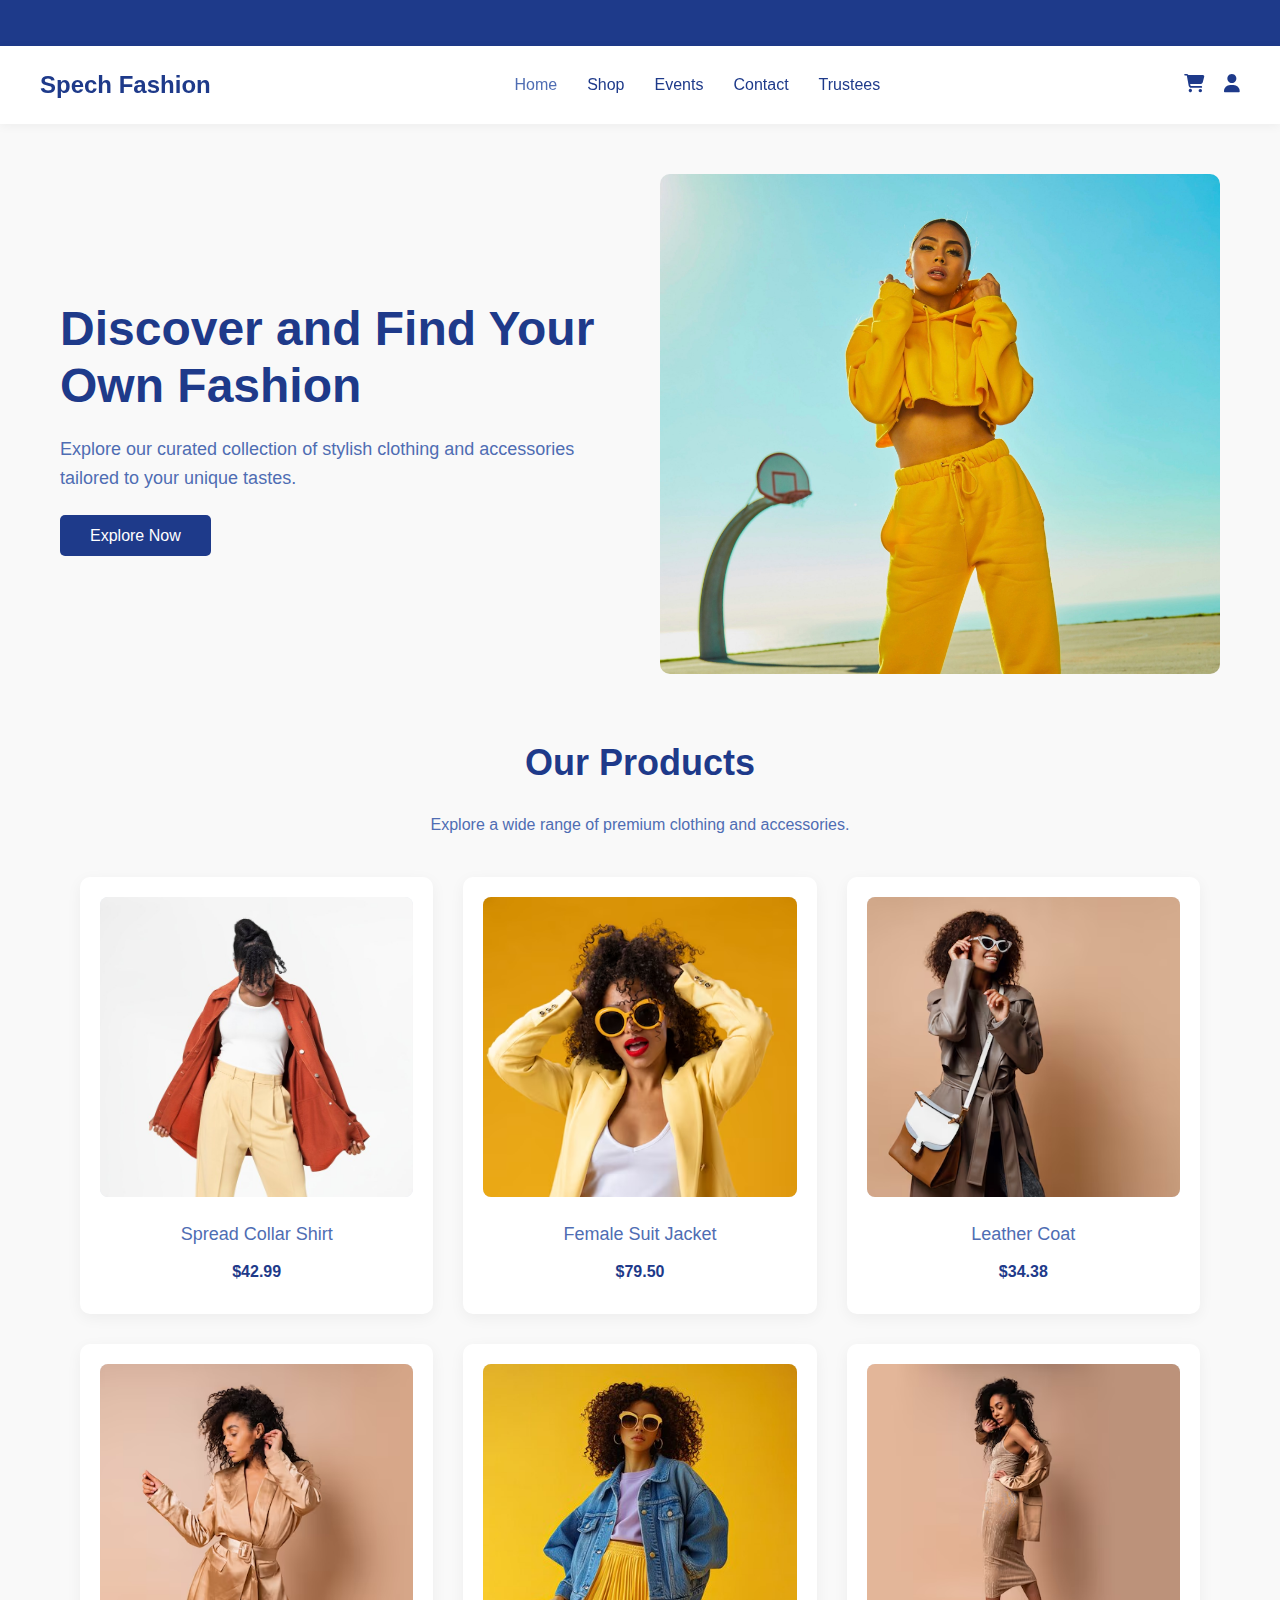
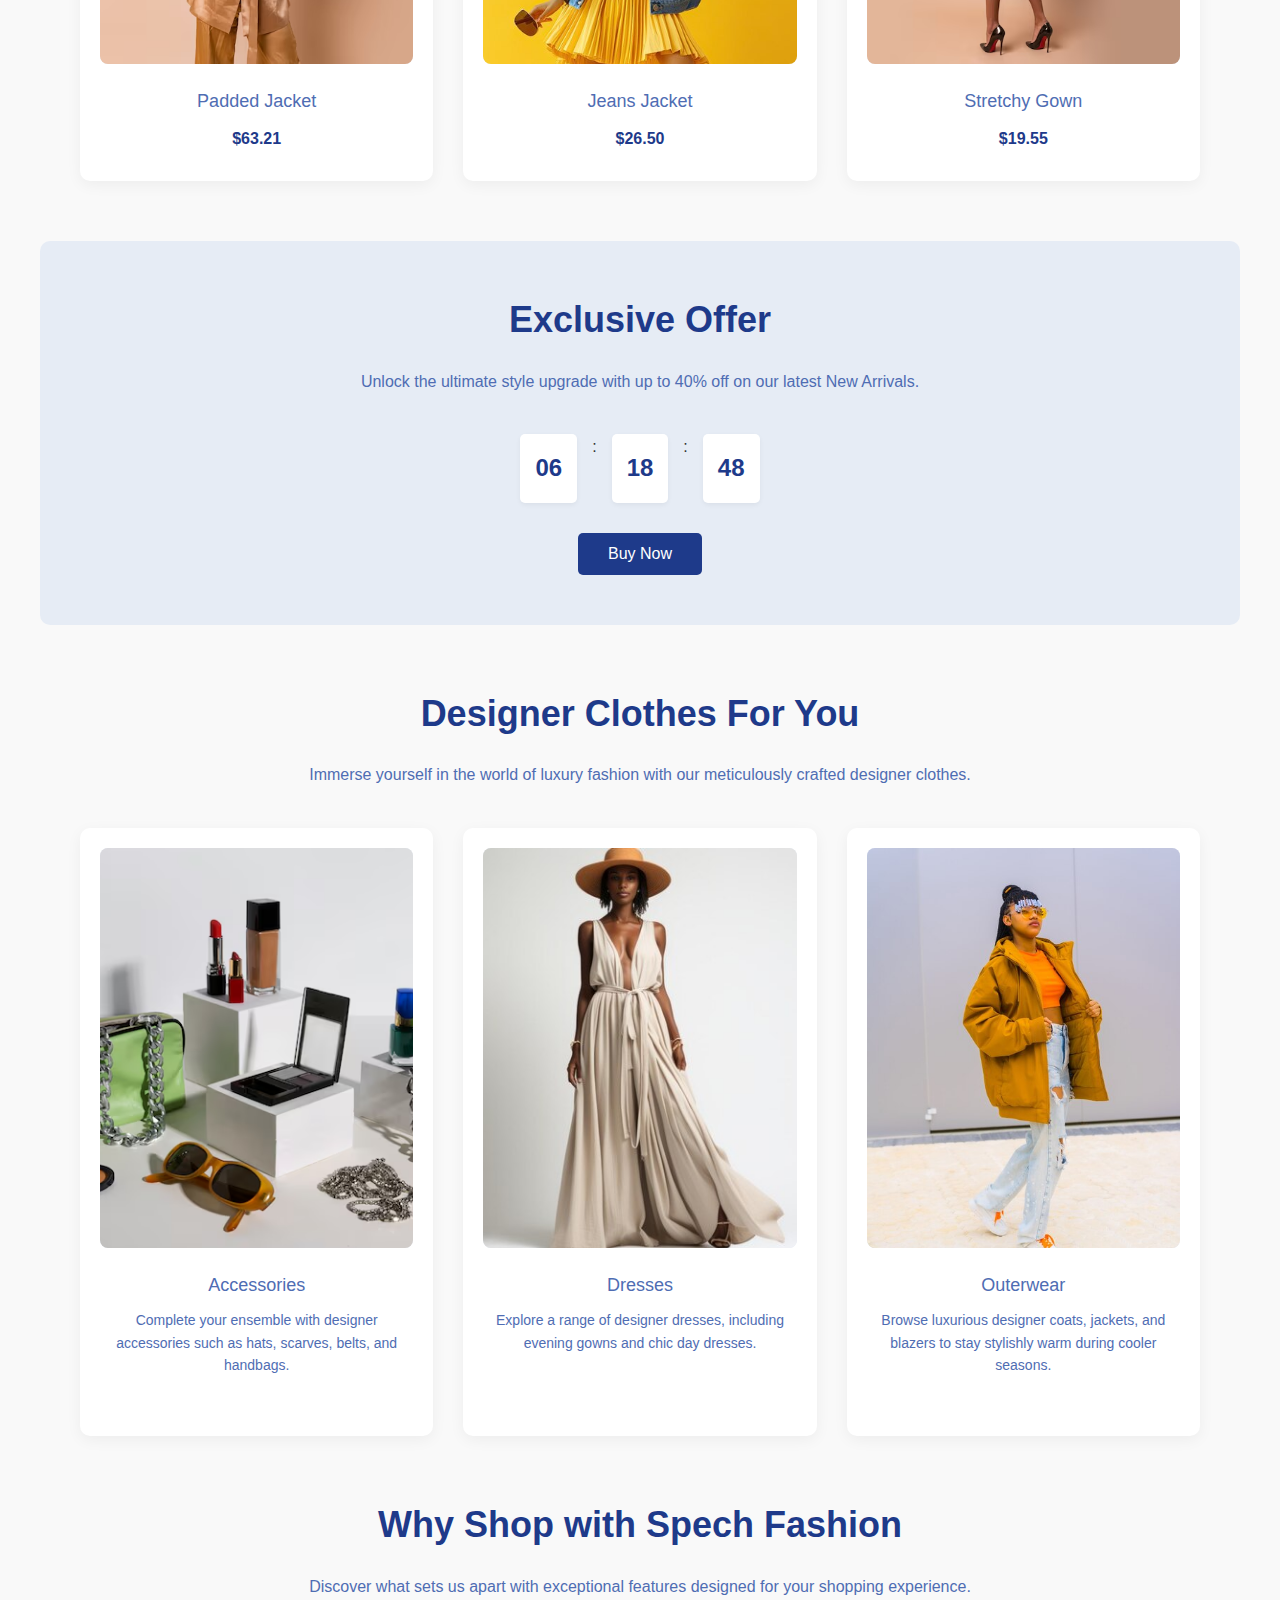
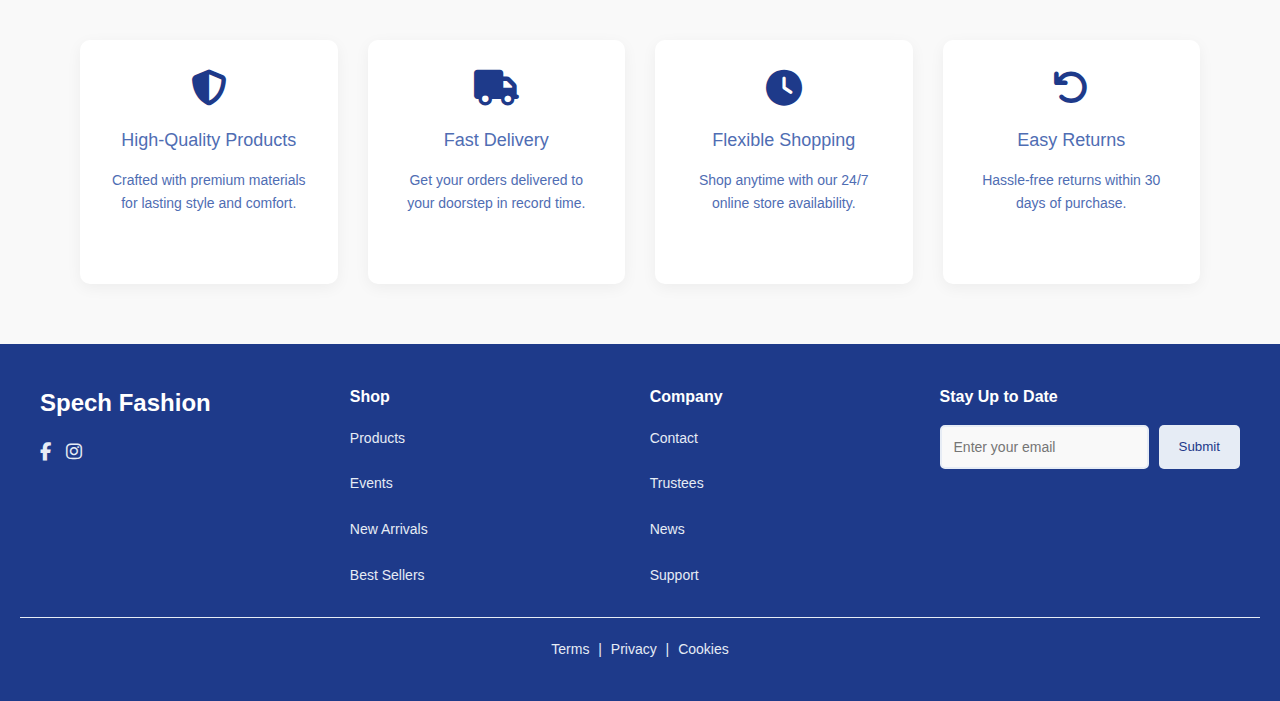
<file: index.html>
<!DOCTYPE html>
<html lang="en">
  <head>
    <meta charset="UTF-8" />
    <meta name="viewport" content="width=device-width, initial-scale=1.0" />
    <title>Spech Fashion - Home</title>
    <meta property="og:title" content="Spech Fashion - Discover Your Style" />
    <meta
      property="og:description"
      content="Explore our curated collection of stylish clothing and accessories tailored to your unique tastes."
    />
    <meta property="og:image" content="https://abbie2005.github.io/fashion-website/images/homepage.png" />
    <meta property="og:url" content="https://abbie2005.github.io/fashion-website" />
    <meta property="og:type" content="website" />
    <link rel="stylesheet" href="./css/styles.css" />
    <link
      rel="stylesheet"
      href="https://cdnjs.cloudflare.com/ajax/libs/font-awesome/6.4.0/css/all.min.css"
    />
  </head>
  <body>
    <!-- Marquee for Upcoming Event -->
    <div class="marquee">
      <div class="marquee-content">
        Upcoming Event: Spring Fashion Sale on March 20, 2025 - Get 20% Off!
      </div>
    </div>

    <!-- Header -->
    <header>
      <nav>
        <div class="hamburger">
          <i class="fas fa-bars"></i>
        </div>
        <a href="index.html" class="logo">Spech Fashion</a>
        <ul class="nav-links">
          <li><a href="index.html" class="active">Home</a></li>
          <li><a href="shop.html">Shop</a></li>
          <li><a href="events.html">Events</a></li>
          <li><a href="contact.html">Contact</a></li>
          <li><a href="trustees.html">Trustees</a></li>
        </ul>
        <div class="nav-icons">
          <a href="cart.html"><i class="fas fa-shopping-cart"></i></a>
          <a href="profile.html"><i class="fas fa-user"></i></a>
        </div>
      </nav>
    </header>

    <!-- Hero Section -->
    <section class="hero">
      <div class="hero-content">
        <h1>Discover and Find Your Own Fashion</h1>
        <p>
          Explore our curated collection of stylish clothing and accessories
          tailored to your unique tastes.
        </p>
        <a href="shop.html" class="explore-btn">Explore Now</a>
      </div>
      <div class="yellow-fashion"></div>
    </section>

    <!-- Our Products Section -->
    <section class="our-products">
      <h2>Our Products</h2>
      <p>Explore a wide range of premium clothing and accessories.</p>
      <div class="product-grid">
        <div class="product-card">
          <img src="images/Fashion 1.jpg" alt="Spread Collar Shirt" />
          <h3>Spread Collar Shirt</h3>
          <p>$42.99</p>
        </div>
        <div class="product-card">
          <img src="images/Fashion 2.avif" alt="Female Suit Jacket" />
          <h3>Female Suit Jacket</h3>
          <p>$79.50</p>
        </div>
        <div class="product-card">
          <img src="images/Fashion 3.avif" alt="Leather Coat" />
          <h3>Leather Coat</h3>
          <p>$34.38</p>
        </div>
        <div class="product-card">
          <img src="images/Fashion 4.avif" alt="Gold Solid Padded Jacket" />
          <h3>Padded Jacket</h3>
          <p>$63.21</p>
        </div>
        <div class="product-card">
          <img src="images/Fashion 5.jpg" alt="Jeans Jacket" />
          <h3>Jeans Jacket</h3>
          <p>$26.50</p>
        </div>
        <div class="product-card">
          <img src="images/Fashion 7.avif" alt="Stretchy gown" />
          <h3>Stretchy Gown</h3>
          <p>$19.55</p>
        </div>
      </div>
    </section>

    <!-- Exclusive Offer Section -->
    <section class="exclusive-offer">
      <div class="offer-content">
        <h2>Exclusive Offer</h2>
        <p>
          Unlock the ultimate style upgrade with up to 40% off on our latest New
          Arrivals.
        </p>
        <div class="timer"><span>06</span>:<span>18</span>:<span>48</span></div>
        <button class="buy-now-btn">Buy Now</button>
      </div>
    </section>

    <!-- Designer Clothes Section -->
    <section class="designer-clothes">
      <h2>Designer Clothes For You</h2>
      <p>
        Immerse yourself in the world of luxury fashion with our meticulously
        crafted designer clothes.
      </p>
      <div class="designer-grid">
        <div class="designer-card">
          <img src="images/fashion accessories.avif" alt="Accessories" />
          <h3>Accessories</h3>
          <p>
            Complete your ensemble with designer accessories such as hats,
            scarves, belts, and handbags.
          </p>
        </div>
        <div class="designer-card">
          <img src="images/fashion dresses.jpg" alt="Dresses" />
          <h3>Dresses</h3>
          <p>
            Explore a range of designer dresses, including evening gowns and
            chic day dresses.
          </p>
        </div>
        <div class="designer-card">
          <img src="images/fashion outwear.jpg" alt="Outerwear" />
          <h3>Outerwear</h3>
          <p>
            Browse luxurious designer coats, jackets, and blazers to stay
            stylishly warm during cooler seasons.
          </p>
        </div>
      </div>
    </section>

    <!-- Why Shop with Us Section -->
    <section class="why-shop-section">
      <h2>Why Shop with Spech Fashion</h2>
      <p>
        Discover what sets us apart with exceptional features designed for your
        shopping experience.
      </p>
      <div class="feature-grid">
        <div class="feature-card">
          <i class="fas fa-shield-alt"></i>
          <h3>High-Quality Products</h3>
          <p>Crafted with premium materials for lasting style and comfort.</p>
        </div>
        <div class="feature-card">
          <i class="fas fa-truck"></i>
          <h3>Fast Delivery</h3>
          <p>Get your orders delivered to your doorstep in record time.</p>
        </div>
        <div class="feature-card">
          <i class="fas fa-clock"></i>
          <h3>Flexible Shopping</h3>
          <p>Shop anytime with our 24/7 online store availability.</p>
        </div>
        <div class="feature-card">
          <i class="fas fa-undo"></i>
          <h3>Easy Returns</h3>
          <p>Hassle-free returns within 30 days of purchase.</p>
        </div>
      </div>
    </section>

    <!-- Footer -->
    <footer>
      <div class="footer-content">
        <div class="footer-brand">
          <h3>Spech Fashion</h3>
          <div class="social-icons">
            <a href="#"><i class="fab fa-facebook-f"></i></a>
            <a href="#"><i class="fab fa-instagram"></i></a>
          </div>
        </div>
        <div class="footer-links">
          <div class="footer-section">
            <h3>Shop</h3>
            <ul>
              <li><a href="shop.html">Products</a></li>
              <li><a href="events.html">Events</a></li>
              <li><a href="shop.html">New Arrivals</a></li>
              <li><a href="shop.html">Best Sellers</a></li>
            </ul>
          </div>
          <div class="footer-section">
            <h3>Company</h3>
            <ul>
              <li><a href="contact.html">Contact</a></li>
              <li><a href="trustees.html">Trustees</a></li>
              <li><a href="#">News</a></li>
              <li><a href="#">Support</a></li>
            </ul>
          </div>
        </div>
        <div class="footer-subscribe">
          <h3>Stay Up to Date</h3>
          <div class="email-subscribe">
            <input type="email" placeholder="Enter your email" />
            <button>Submit</button>
          </div>
        </div>
      </div>
      <div class="footer-bottom">
        <p>
          <a href="#">Terms</a> | <a href="#">Privacy</a> |
          <a href="#">Cookies</a>
        </p>
      </div>
    </footer>

    <script src="./js/main.js"></script>
  </body>
</html>
</file>
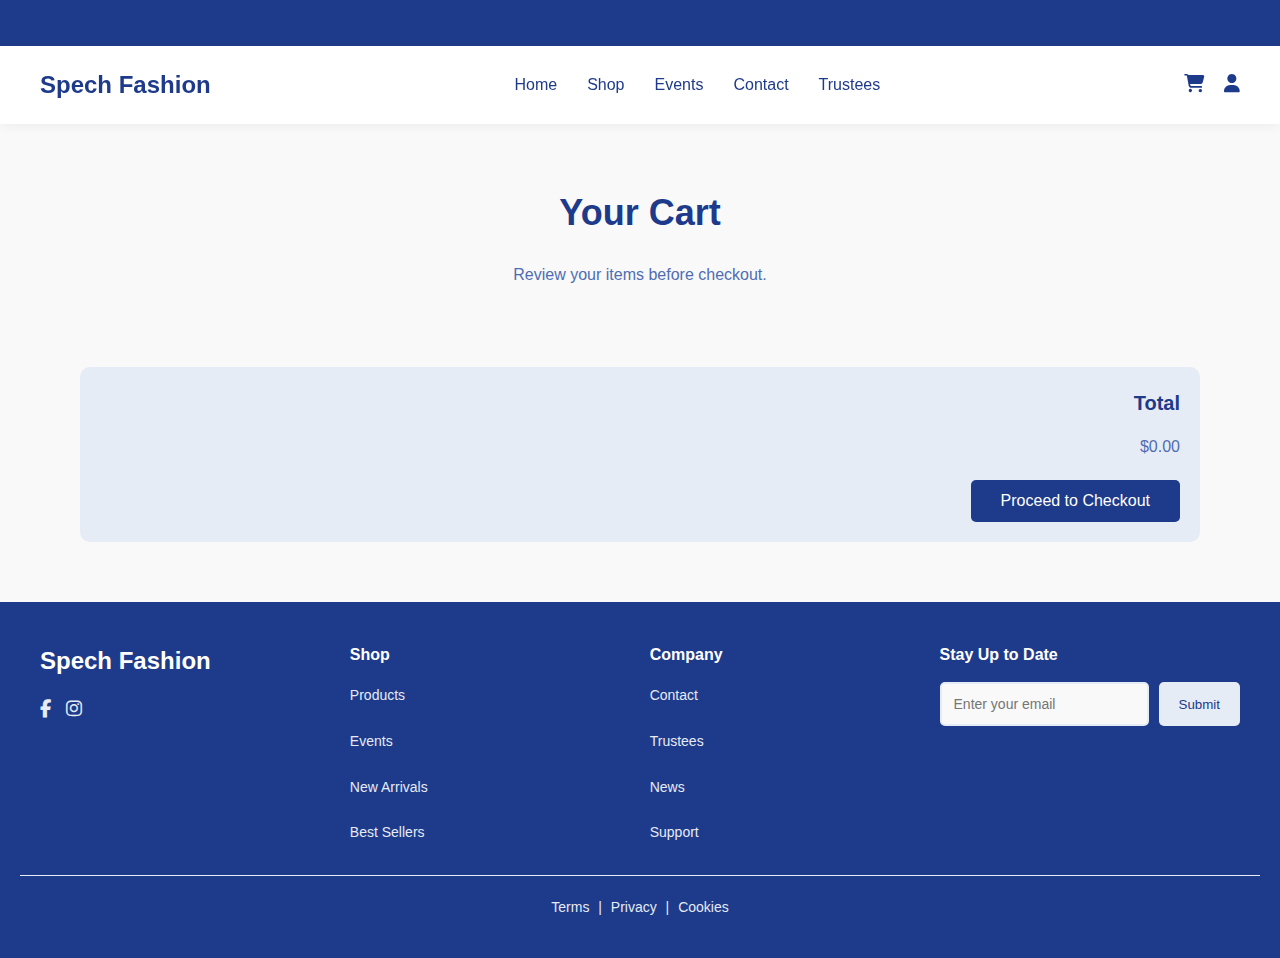
<file: cart.html>
<!DOCTYPE html>
<html lang="en">
  <head>
    <meta charset="UTF-8" />
    <meta name="viewport" content="width=device-width, initial-scale=1.0" />
    <title>Cart - Spech Fashion</title>
    <link rel="stylesheet" href="./css/styles.css" />
    <link
      rel="stylesheet"
      href="https://cdnjs.cloudflare.com/ajax/libs/font-awesome/6.4.0/css/all.min.css"
    />
  </head>
  <body>
    <!-- Marquee -->
    <div class="marquee">
      <div class="marquee-content">
        Upcoming Event: Spring Fashion Sale on March 20, 2025 - Get 20% Off!
      </div>
    </div>

    <!-- Header -->
    <header>
      <nav>
        <div class="hamburger"><i class="fas fa-bars"></i></div>
        <a href="index.html" class="logo">Spech Fashion</a>
        <ul class="nav-links">
          <li><a href="index.html">Home</a></li>
          <li><a href="shop.html">Shop</a></li>
          <li><a href="events.html">Events</a></li>
          <li><a href="contact.html">Contact</a></li>
          <li><a href="trustees.html">Trustees</a></li>
        </ul>
        <div class="nav-icons">
          <a href="cart.html"><i class="fas fa-shopping-cart"></i></a>
          <a href="profile.html"><i class="fas fa-user"></i></a>
        </div>
      </nav>
    </header>

    <!-- Cart Section -->
    <section class="cart-section">
      <h2>Your Cart</h2>
      <p>Review your items before checkout.</p>
      <div class="cart-items"></div>
      <div class="cart-summary">
        <h3>Total</h3>
        <p>$<span>0.00</span></p>
        <button class="checkout-btn">Proceed to Checkout</button>
      </div>
    </section>

    <!-- Footer -->
    <footer>
      <div class="footer-content">
        <div class="footer-brand">
          <h3>Spech Fashion</h3>
          <div class="social-icons">
            <a href="#"><i class="fab fa-facebook-f"></i></a>
            <a href="#"><i class="fab fa-instagram"></i></a>
          </div>
        </div>
        <div class="footer-links">
          <div class="footer-section">
            <h3>Shop</h3>
            <ul>
              <li><a href="shop.html">Products</a></li>
              <li><a href="events.html">Events</a></li>
              <li><a href="shop.html">New Arrivals</a></li>
              <li><a href="shop.html">Best Sellers</a></li>
            </ul>
          </div>
          <div class="footer-section">
            <h3>Company</h3>
            <ul>
              <li><a href="contact.html">Contact</a></li>
              <li><a href="trustees.html">Trustees</a></li>
              <li><a href="#">News</a></li>
              <li><a href="#">Support</a></li>
            </ul>
          </div>
        </div>
        <div class="footer-subscribe">
          <h3>Stay Up to Date</h3>
          <div class="email-subscribe">
            <input type="email" placeholder="Enter your email" />
            <button>Submit</button>
          </div>
        </div>
      </div>
      <div class="footer-bottom">
        <p>
          <a href="#">Terms</a> | <a href="#">Privacy</a> |
          <a href="#">Cookies</a>
        </p>
      </div>
    </footer>

    <script src="./js/main.js"></script>
  </body>
</html>
</file>
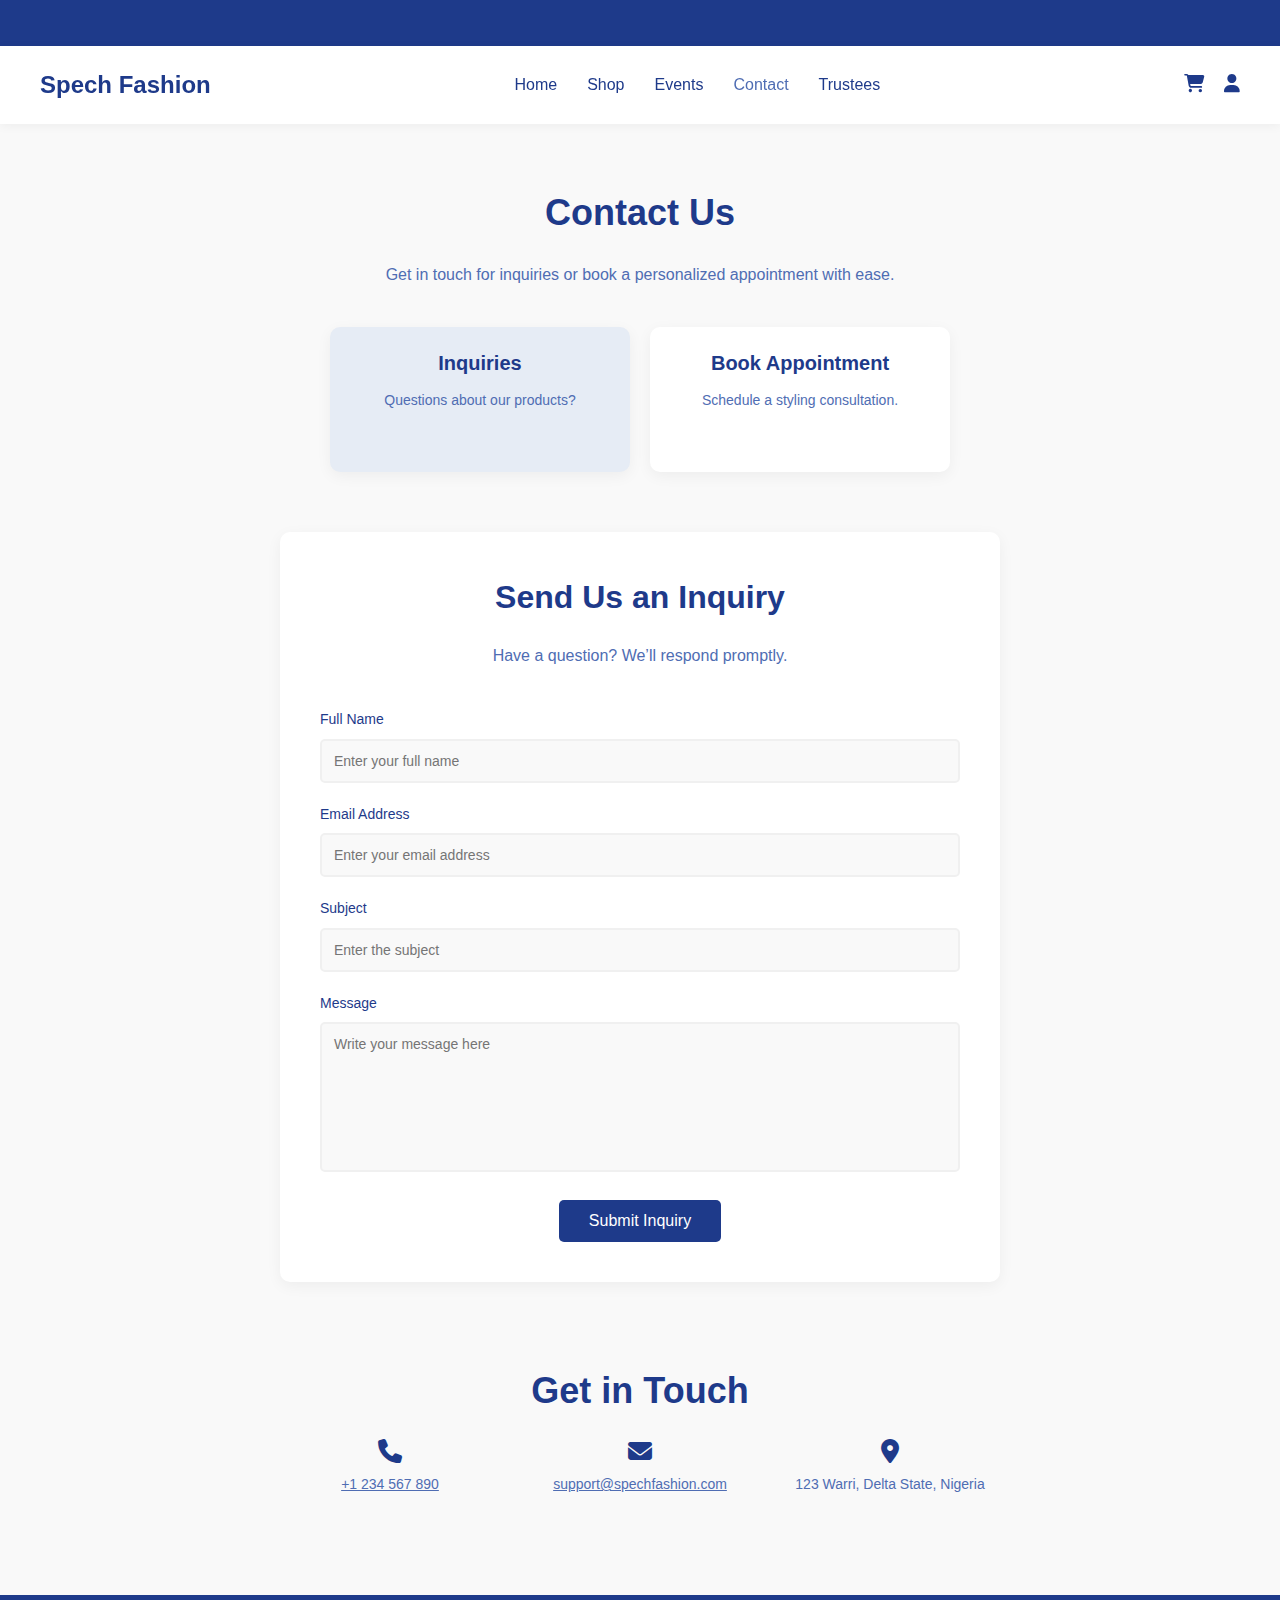
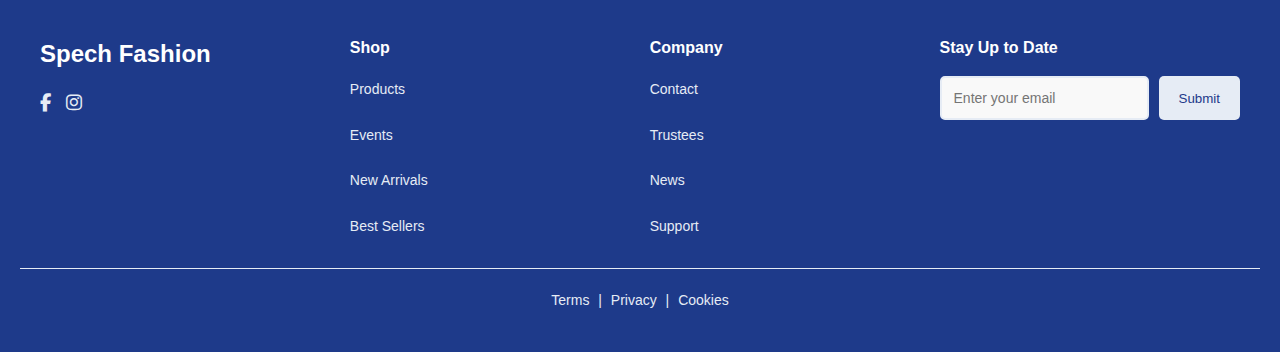
<file: contact.html>
<!DOCTYPE html>
<html lang="en">
  <head>
    <meta charset="UTF-8" />
    <meta name="viewport" content="width=device-width, initial-scale=1.0" />
    <title>Contact Us - Spech Fashion</title>
    <link rel="stylesheet" href="./css/styles.css" />
    <link
      rel="stylesheet"
      href="https://cdnjs.cloudflare.com/ajax/libs/font-awesome/6.4.0/css/all.min.css"
    />
  </head>
  <body>
    <!-- Marquee for Upcoming Event -->
    <div class="marquee">
      <div class="marquee-content">
        Upcoming Event: Spring Fashion Sale on March 20, 2025 - Get 20% Off!
      </div>
    </div>

    <!-- Header -->
    <header>
      <nav>
        <div class="hamburger">
          <i class="fas fa-bars"></i>
        </div>
        <a href="index.html" class="logo">Spech Fashion</a>
        <ul class="nav-links">
          <li><a href="index.html">Home</a></li>
          <li><a href="shop.html">Shop</a></li>
          <li><a href="events.html">Events</a></li>
          <li><a href="contact.html" class="active">Contact</a></li>
          <li><a href="trustees.html">Trustees</a></li>
        </ul>
        <div class="nav-icons">
          <a href="cart.html"><i class="fas fa-shopping-cart"></i></a>
          <a href="profile.html"><i class="fas fa-user"></i></a>
        </div>
      </nav>
    </header>

    <!-- Contact Options Section -->
    <section class="contact-options">
      <h2>Contact Us</h2>
      <p>
        Get in touch for inquiries or book a personalized appointment with ease.
      </p>
      <div class="options-container">
        <div class="option-card active" data-target="inquiries">
          <h3>Inquiries</h3>
          <p>Questions about our products?</p>
        </div>
        <div class="option-card" data-target="appointment">
          <h3>Book Appointment</h3>
          <p>Schedule a styling consultation.</p>
        </div>
      </div>
    </section>

    <!-- Forms Section -->
    <section class="forms-section">
      <div class="form-content active" id="inquiries-form">
        <form class="contact-form inquiry-form" id="inquiry-form">
          <h2>Send Us an Inquiry</h2>
          <p>Have a question? We’ll respond promptly.</p>
          <div class="form-group">
            <label for="name">Full Name</label>
            <input
              type="text"
              id="name"
              name="name"
              placeholder="Enter your full name"
              required
            />
          </div>
          <div class="form-group">
            <label for="email">Email Address</label>
            <input
              type="email"
              id="email"
              name="email"
              placeholder="Enter your email address"
              required
            />
          </div>
          <div class="form-group">
            <label for="subject">Subject</label>
            <input
              type="text"
              id="subject"
              name="subject"
              placeholder="Enter the subject"
              required
            />
          </div>
          <div class="form-group">
            <label for="message">Message</label>
            <textarea
              id="message"
              name="message"
              placeholder="Write your message here"
              required
            ></textarea>
          </div>
          <button type="submit">Submit Inquiry</button>
        </form>
      </div>

      <div class="form-content" id="appointment-form">
        <form class="contact-form appointment-form">
          <h2>Book an Appointment</h2>
          <p>Choose your preferred date and time for a styling session.</p>
          <div class="form-group">
            <label for="app-name">Full Name</label>
            <input
              type="text"
              id="app-name"
              name="app-name"
              placeholder="Enter your full name"
              required
            />
          </div>
          <div class="form-group">
            <label for="app-email">Email Address</label>
            <input
              type="email"
              id="app-email"
              name="app-email"
              placeholder="Enter your email address"
              required
            />
          </div>
          <div class="form-group">
            <label for="app-date">Preferred Date</label>
            <input type="date" id="app-date" name="app-date" required />
          </div>
          <div class="form-group">
            <label for="app-time">Preferred Time</label>
            <input type="time" id="app-time" name="app-time" required />
          </div>
          <button type="submit">Book Appointment</button>
        </form>
      </div>
    </section>

    <!-- Contact Info Section -->
    <section class="contact-info">
      <h2>Get in Touch</h2>
      <div class="info-grid">
        <div class="info-item">
          <i class="fas fa-phone"></i>
          <a href="tel:+1234567890">+1 234 567 890</a>
        </div>
        <div class="info-item">
          <i class="fas fa-envelope"></i>
          <a href="mailto:support@spechfashion.com">support@spechfashion.com</a>
        </div>
        <div class="info-item">
          <i class="fas fa-map-marker-alt"></i>
          <p>123 Warri, Delta State, Nigeria</p>
        </div>
      </div>
    </section>

    <!-- Footer -->
    <footer>
      <div class="footer-content">
        <div class="footer-brand">
          <h3>Spech Fashion</h3>
          <div class="social-icons">
            <a href="#"><i class="fab fa-facebook-f"></i></a>
            <a href="#"><i class="fab fa-instagram"></i></a>
          </div>
        </div>
        <div class="footer-links">
          <div class="footer-section">
            <h3>Shop</h3>
            <ul>
              <li><a href="shop.html">Products</a></li>
              <li><a href="events.html">Events</a></li>
              <li><a href="shop.html">New Arrivals</a></li>
              <li><a href="shop.html">Best Sellers</a></li>
            </ul>
          </div>
          <div class="footer-section">
            <h3>Company</h3>
            <ul>
              <li><a href="contact.html">Contact</a></li>
              <li><a href="trustees.html">Trustees</a></li>
              <li><a href="#">News</a></li>
              <li><a href="#">Support</a></li>
            </ul>
          </div>
        </div>
        <div class="footer-subscribe">
          <h3>Stay Up to Date</h3>
          <div class="email-subscribe">
            <input type="email" placeholder="Enter your email" />
            <button>Submit</button>
          </div>
        </div>
      </div>
      <div class="footer-bottom">
        <p>
          <a href="#">Terms</a> | <a href="#">Privacy</a> |
          <a href="#">Cookies</a>
        </p>
      </div>
    </footer>

    <script src="./js/main.js"></script>
  </body>
</html>
</file>
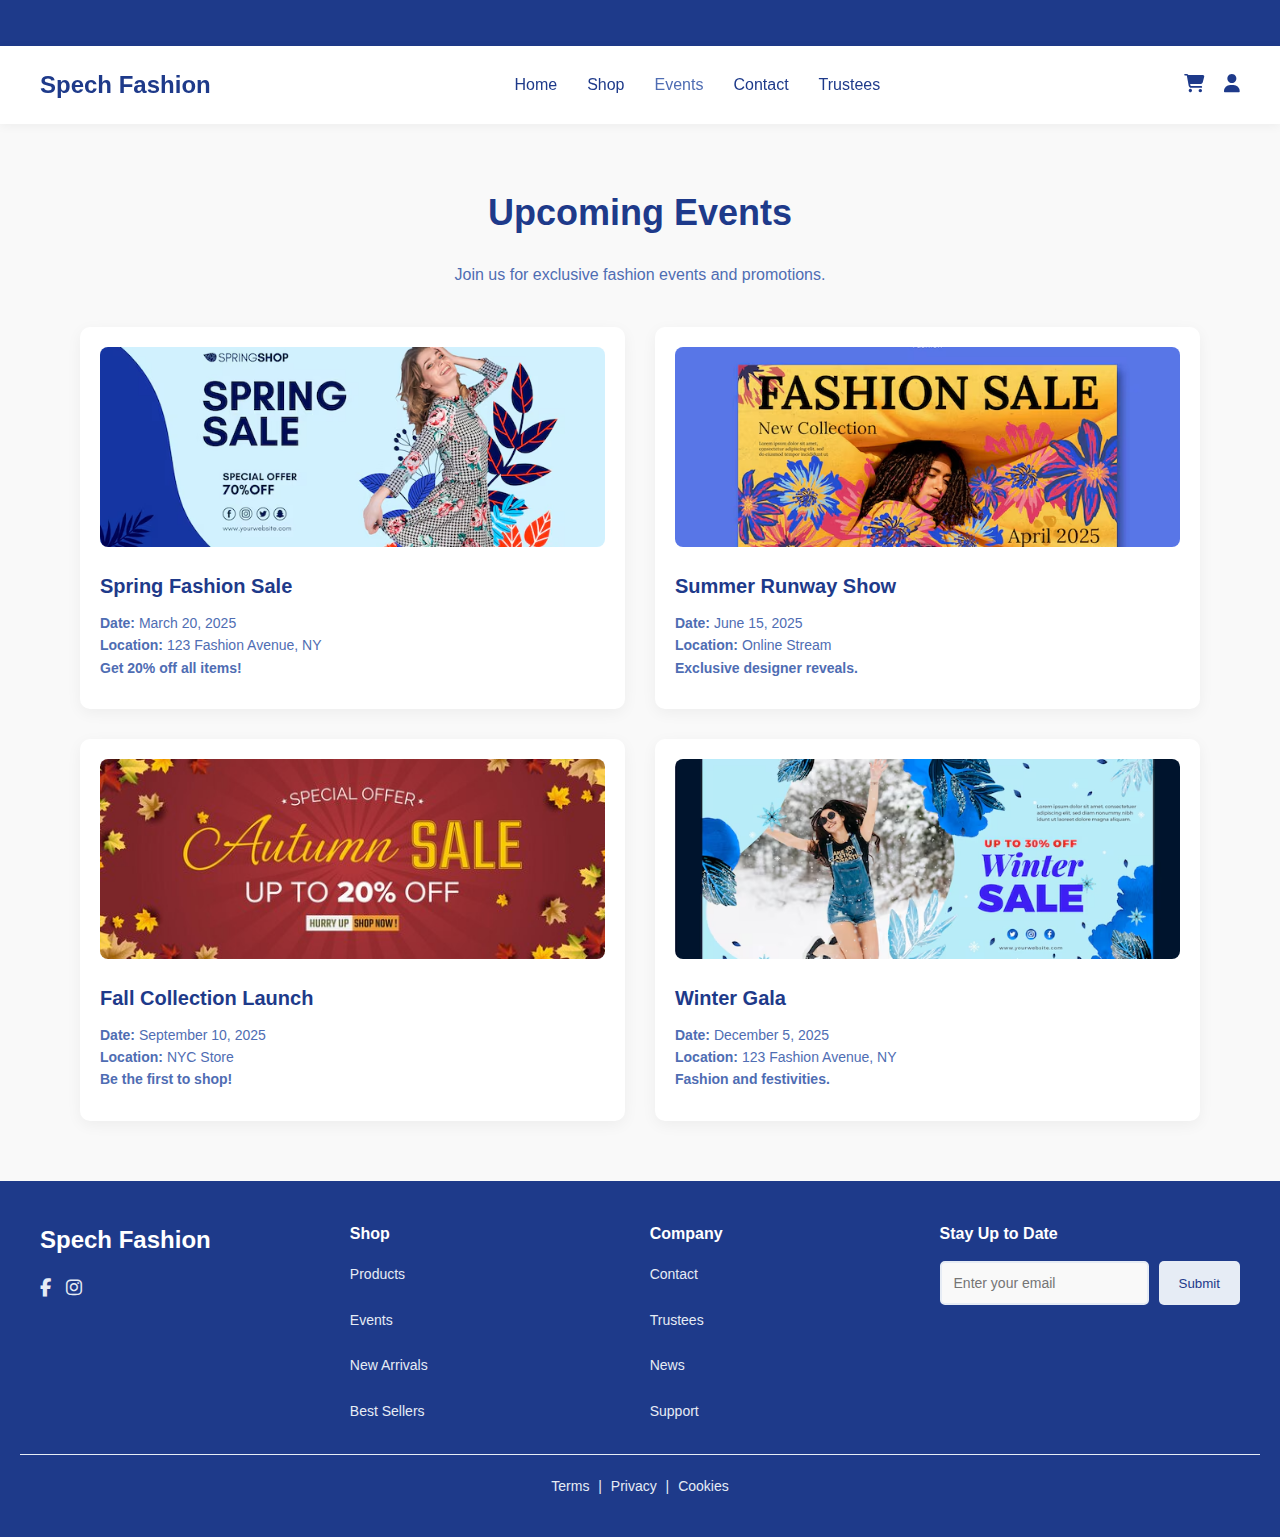
<file: events.html>
<!DOCTYPE html>
<html lang="en">
  <head>
    <meta charset="UTF-8" />
    <meta name="viewport" content="width=device-width, initial-scale=1.0" />
    <title>Events - Spech Fashion</title>
    <link rel="stylesheet" href="./css/styles.css" />
    <link
      rel="stylesheet"
      href="https://cdnjs.cloudflare.com/ajax/libs/font-awesome/6.4.0/css/all.min.css"
    />
  </head>
  <body>
    <!-- Marquee -->
    <div class="marquee">
      <div class="marquee-content">
        Upcoming Event: Spring Fashion Sale on March 20, 2025 - Get 20% Off!
      </div>
    </div>

    <!-- Header -->
    <header>
      <nav>
        <div class="hamburger"><i class="fas fa-bars"></i></div>
        <a href="index.html" class="logo">Spech Fashion</a>
        <ul class="nav-links">
          <li><a href="index.html">Home</a></li>
          <li><a href="shop.html">Shop</a></li>
          <li><a href="events.html" class="active">Events</a></li>
          <li><a href="contact.html">Contact</a></li>
          <li><a href="trustees.html">Trustees</a></li>
        </ul>
        <div class="nav-icons">
          <a href="cart.html"><i class="fas fa-shopping-cart"></i></a>
          <a href="profile.html"><i class="fas fa-user"></i></a>
        </div>
      </nav>
    </header>

    <!-- Events Section -->
    <section class="events-section">
      <h2>Upcoming Events</h2>
      <p>Join us for exclusive fashion events and promotions.</p>
      <div class="events-grid">
        <div class="event-card">
          <img src="images/spring fashion sale.avif" alt="Spring Fashion Sale" />
          <h3>Spring Fashion Sale</h3>
          <p>
            <b>Date:</b> March 20, 2025<br />
            <b>Location:</b> 123 Fashion Avenue, NY<br />
            <b>Get 20% off all items!</b>
          </p>
        </div>
        <div class="event-card">
          <img src="images/summer show fashion.avif" alt="Summer Runway Show" />
          <h3>Summer Runway Show</h3>
          <p>
            <b>Date:</b> June 15, 2025<br />
            <b>Location:</b> Online Stream<br />
            <b>Exclusive designer reveals.</b>
          </p>
        </div>
        <div class="event-card">
          <img
            src="images/fall collection.jpg"
            alt="Fall Collection Launch"
          />
          <h3>Fall Collection Launch</h3>
          <p>
            <b>Date:</b> September 10, 2025<br />
            <b>Location:</b> NYC Store<br />
            <b>Be the first to shop!</b>
          </p>
        </div>
        <div class="event-card">
          <img src="images/winter gala.avif" alt="Winter Gala" />
          <h3>Winter Gala</h3>
          <p>
            <b>Date:</b> December 5, 2025<br />
            <b>Location:</b> 123 Fashion Avenue, NY<br />
            <b>Fashion and festivities.</b>
          </p>
        </div>
      </div>
    </section>

    <!-- Footer -->
    <footer>
      <div class="footer-content">
        <div class="footer-brand">
          <h3>Spech Fashion</h3>
          <div class="social-icons">
            <a href="#"><i class="fab fa-facebook-f"></i></a>
            <a href="#"><i class="fab fa-instagram"></i></a>
          </div>
        </div>
        <div class="footer-links">
          <div class="footer-section">
            <h3>Shop</h3>
            <ul>
              <li><a href="shop.html">Products</a></li>
              <li><a href="events.html">Events</a></li>
              <li><a href="shop.html">New Arrivals</a></li>
              <li><a href="shop.html">Best Sellers</a></li>
            </ul>
          </div>
          <div class="footer-section">
            <h3>Company</h3>
            <ul>
              <li><a href="contact.html">Contact</a></li>
              <li><a href="trustees.html">Trustees</a></li>
              <li><a href="#">News</a></li>
              <li><a href="#">Support</a></li>
            </ul>
          </div>
        </div>
        <div class="footer-subscribe">
          <h3>Stay Up to Date</h3>
          <div class="email-subscribe">
            <input type="email" placeholder="Enter your email" />
            <button>Submit</button>
          </div>
        </div>
      </div>
      <div class="footer-bottom">
        <p>
          <a href="#">Terms</a> | <a href="#">Privacy</a> |
          <a href="#">Cookies</a>
        </p>
      </div>
    </footer>

    <script src="./js/main.js"></script>
  </body>
</html>
</file>
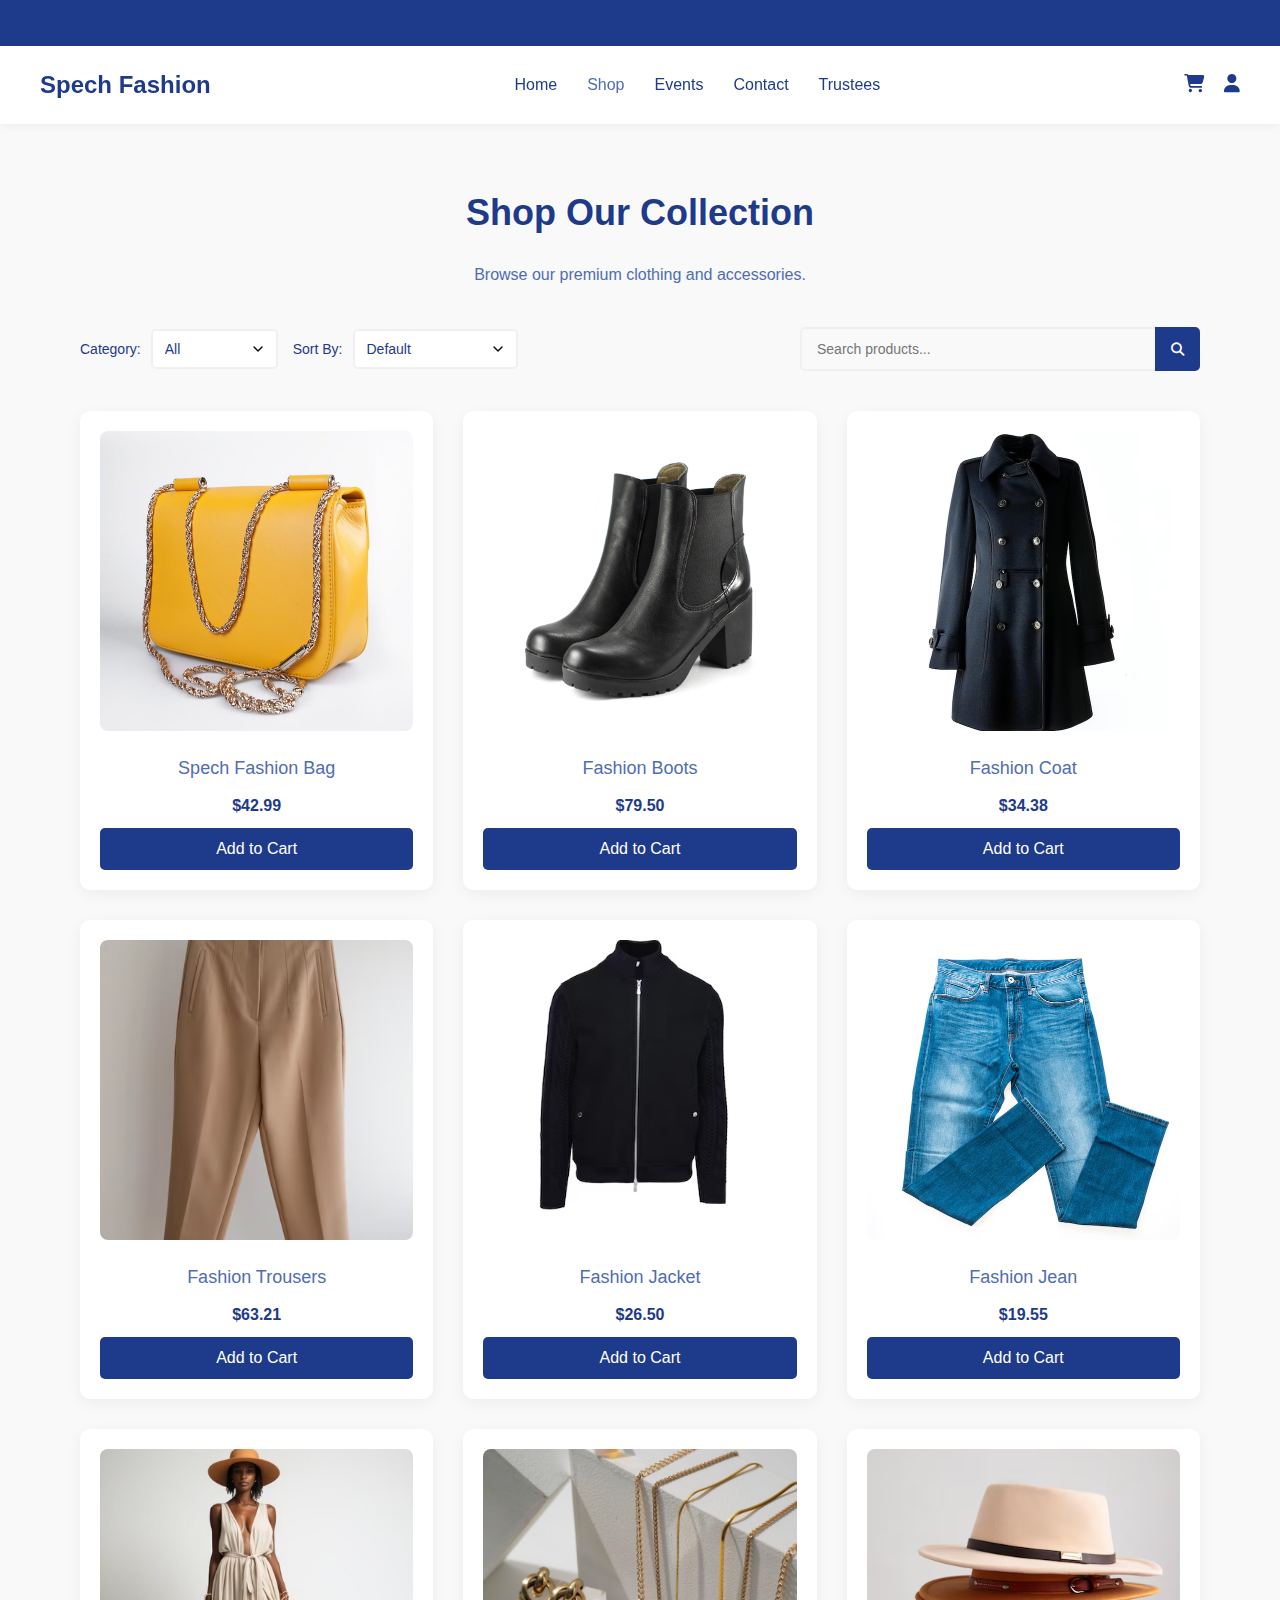
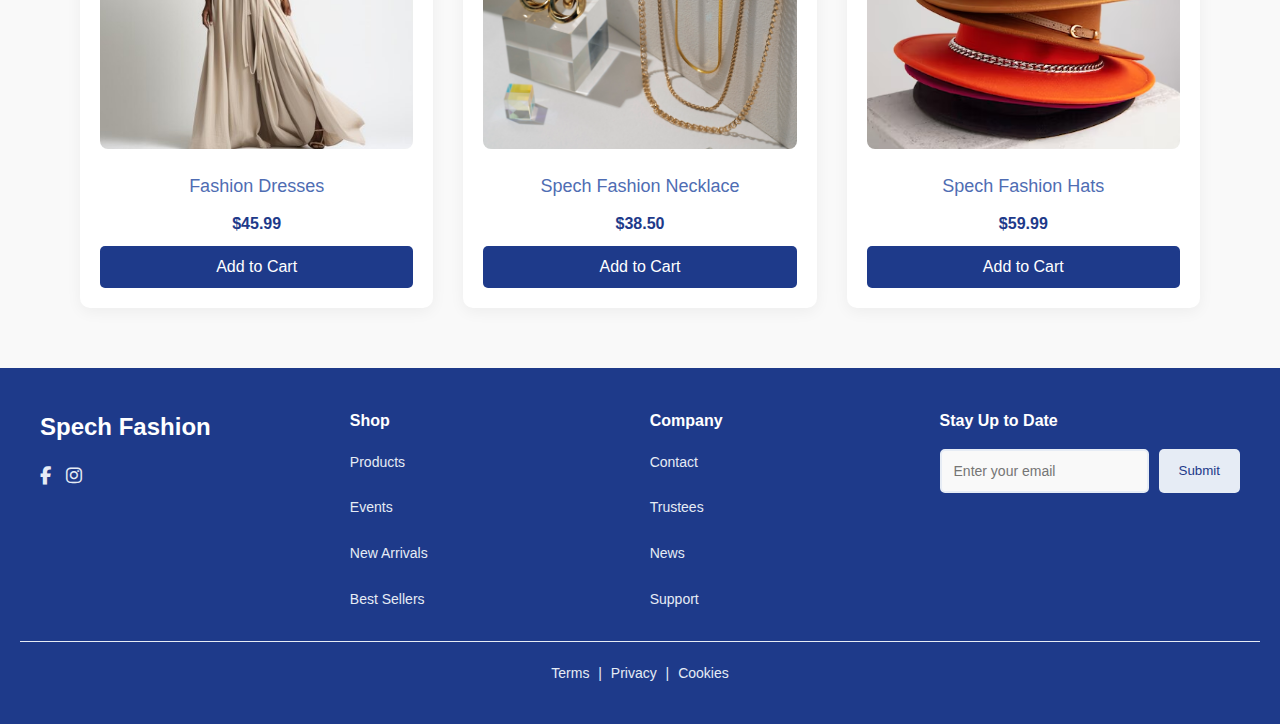
<file: shop.html>
<!DOCTYPE html>
<html lang="en">
  <head>
    <meta charset="UTF-8" />
    <meta name="viewport" content="width=device-width, initial-scale=1.0" />
    <title>Shop - Spech Fashion</title>
    <link rel="stylesheet" href="./css/styles.css" />
    <link
      rel="stylesheet"
      href="https://cdnjs.cloudflare.com/ajax/libs/font-awesome/6.4.0/css/all.min.css"
    />
  </head>
  <body>
    <!-- Marquee -->
    <div class="marquee">
      <div class="marquee-content">
        Upcoming Event: Spring Fashion Sale on March 20, 2025 - Get 20% Off!
      </div>
    </div>

    <!-- Header -->
    <header>
      <nav>
        <div class="hamburger"><i class="fas fa-bars"></i></div>
        <a href="index.html" class="logo">Spech Fashion</a>
        <ul class="nav-links">
          <li><a href="index.html">Home</a></li>
          <li><a href="shop.html" class="active">Shop</a></li>
          <li><a href="events.html">Events</a></li>
          <li><a href="contact.html">Contact</a></li>
          <li><a href="trustees.html">Trustees</a></li>
        </ul>
        <div class="nav-icons">
          <a href="cart.html"><i class="fas fa-shopping-cart"></i></a>
          <a href="profile.html"><i class="fas fa-user"></i></a>
        </div>
      </nav>
    </header>

    <!-- Shop Section -->
    <section class="shop-section">
      <h2>Shop Our Collection</h2>
      <p>Browse our premium clothing and accessories.</p>
      <div class="shop-filters">
        <div class="filters-left">
          <div class="filter-group">
            <label for="category-filter">Category:</label>
            <select id="category-filter">
              <option value="all">All</option>
              <option value="bags">bags</option>
              <option value="jackets">Jackets</option>
              <option value="dresses">Dresses</option>
              <option value="pants">Pants</option>
              <option value="accessories">Accessories</option>
              <option value="shoes">Shoes</option>
              <option value="hats">hats</option>
            </select>
          </div>
          <div class="filter-group">
            <label for="sort-filter">Sort By:</label>
            <select id="sort-filter">
              <option value="default">Default</option>
              <option value="price-low">Price: Low to High</option>
              <option value="price-high">Price: High to Low</option>
              <option value="newest">Newest</option>
              <option value="popular">Most Popular</option>
            </select>
          </div>
        </div>
        <div class="filters-right">
          <div class="search-bar">
            <input type="text" placeholder="Search products..." />
            <button type="submit"><i class="fas fa-search"></i></button>
          </div>
        </div>
      </div>
      <div class="shop-grid">
        <div class="shop-card" data-category="bags">
          <img src="images/fashion bag.jpg" alt="Fashion Bag" />
          <h3>Spech Fashion Bag</h3>
          <p class="price">$42.99</p>
          <button class="add-to-cart-btn">Add to Cart</button>
        </div>
        <div class="shop-card" data-category="shoes">
          <img src="images/fashion boots.jpg" alt="Fashion Boots" />
          <h3>Fashion Boots</h3>
          <p class="price">$79.50</p>
          <button class="add-to-cart-btn">Add to Cart</button>
        </div>
        <div class="shop-card" data-category="jackets">
          <img src="images/fashion coats.avif" alt="Fashion Coats" />
          <h3>Fashion Coat</h3>
          <p class="price">$34.38</p>
          <button class="add-to-cart-btn">Add to Cart</button>
        </div>
        <div class="shop-card" data-category="pants">
          <img src="images/fashion trousers.avif" alt="Fashion Trousers" />
          <h3>Fashion Trousers</h3>
          <p class="price">$63.21</p>
          <button class="add-to-cart-btn">Add to Cart</button>
        </div>
        <div class="shop-card" data-category="jackets">
          <img src="images/fashion jackets.avif" alt="Fashion Jacket" />
          <h3>Fashion Jacket</h3>
          <p class="price">$26.50</p>
          <button class="add-to-cart-btn">Add to Cart</button>
        </div>
        <div class="shop-card" data-category="pants">
          <img src="images/fashion jeans.avif" alt="Fashion Jean" />
          <h3>Fashion Jean</h3>
          <p class="price">$19.55</p>
          <button class="add-to-cart-btn">Add to Cart</button>
        </div>
        <div class="shop-card" data-category="dresses">
          <img src="images/fashion dresses.jpg" alt="Fashion Dresses" />
          <h3>Fashion Dresses</h3>
          <p class="price">$45.99</p>
          <button class="add-to-cart-btn">Add to Cart</button>
        </div>
        <div class="shop-card" data-category="accessories">
          <img src="images/fashion necklace.jpg" alt="Spech Fashion Necklace" />
          <h3>Spech Fashion Necklace</h3>
          <p class="price">$38.50</p>
          <button class="add-to-cart-btn">Add to Cart</button>
        </div>
        <div class="shop-card" data-category="hats">
          <img src="images/Fashion hat.avif" alt="spech Fashion Hats" />
          <h3>Spech Fashion Hats</h3>
          <p class="price">$59.99</p>
          <button class="add-to-cart-btn">Add to Cart</button>
        </div>
      </div>
    </section>

    <!-- Footer -->
    <footer>
      <div class="footer-content">
        <div class="footer-brand">
          <h3>Spech Fashion</h3>
          <div class="social-icons">
            <a href="#"><i class="fab fa-facebook-f"></i></a>
            <a href="#"><i class="fab fa-instagram"></i></a>
          </div>
        </div>
        <div class="footer-links">
          <div class="footer-section">
            <h3>Shop</h3>
            <ul>
              <li><a href="shop.html">Products</a></li>
              <li><a href="events.html">Events</a></li>
              <li><a href="shop.html">New Arrivals</a></li>
              <li><a href="shop.html">Best Sellers</a></li>
            </ul>
          </div>
          <div class="footer-section">
            <h3>Company</h3>
            <ul>
              <li><a href="contact.html">Contact</a></li>
              <li><a href="trustees.html">Trustees</a></li>
              <li><a href="#">News</a></li>
              <li><a href="#">Support</a></li>
            </ul>
          </div>
        </div>
        <div class="footer-subscribe">
          <h3>Stay Up to Date</h3>
          <div class="email-subscribe">
            <input type="email" placeholder="Enter your email" />
            <button>Submit</button>
          </div>
        </div>
      </div>
      <div class="footer-bottom">
        <p>
          <a href="#">Terms</a> | <a href="#">Privacy</a> |
          <a href="#">Cookies</a>
        </p>
      </div>
    </footer>

    <script src="./js/main.js"></script>
  </body>
</html>
</file>
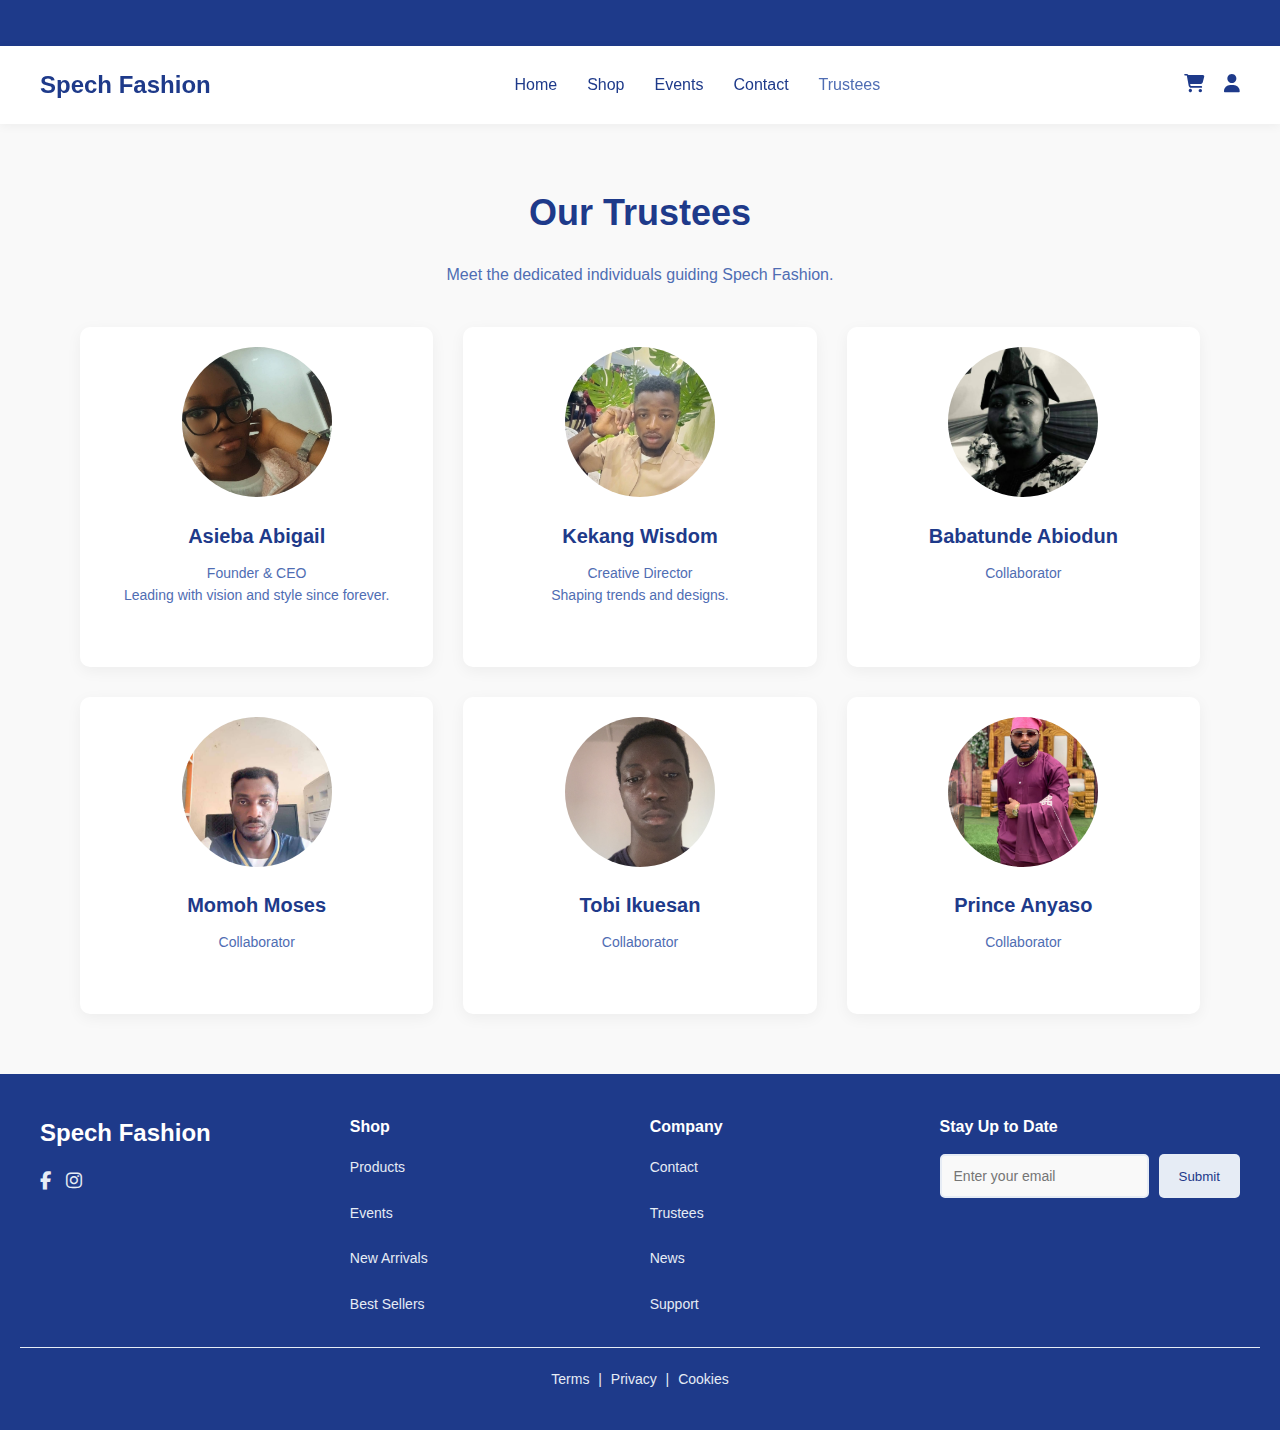
<file: trustees.html>
<!DOCTYPE html>
<html lang="en">
  <head>
    <meta charset="UTF-8" />
    <meta name="viewport" content="width=device-width, initial-scale=1.0" />
    <title>Trustees - Spech Fashion</title>
    <link rel="stylesheet" href="./css/styles.css" />
    <link
      rel="stylesheet"
      href="https://cdnjs.cloudflare.com/ajax/libs/font-awesome/6.4.0/css/all.min.css"
    />
  </head>
  <body>
    <!-- Marquee -->
    <div class="marquee">
      <div class="marquee-content">
        Upcoming Event: Spring Fashion Sale on March 20, 2025 - Get 20% Off!
      </div>
    </div>

    <!-- Header -->
    <header>
      <nav>
        <div class="hamburger"><i class="fas fa-bars"></i></div>
        <a href="index.html" class="logo">Spech Fashion</a>
        <ul class="nav-links">
          <li><a href="index.html">Home</a></li>
          <li><a href="shop.html">Shop</a></li>
          <li><a href="events.html">Events</a></li>
          <li><a href="contact.html">Contact</a></li>
          <li><a href="trustees.html" class="active">Trustees</a></li>
        </ul>
        <div class="nav-icons">
          <a href="cart.html"><i class="fas fa-shopping-cart"></i></a>
          <a href="profile.html"><i class="fas fa-user"></i></a>
        </div>
      </nav>
    </header>

    <!-- Trustees Section -->
    <section class="trustees-section">
      <h2>Our Trustees</h2>
      <p>Meet the dedicated individuals guiding Spech Fashion.</p>
      <div class="trustees-grid">
        <div class="trustee-card">
          <img src="images/my profile picture.jpeg" alt="Asieba Abigail" />
          <h3>Asieba Abigail</h3>
          <p>Founder & CEO<br />Leading with vision and style since forever.</p>
        </div>
        <div class="trustee-card">
          <img src="images/kenkang image.jpg" alt="Kenkang Wisdom" />
          <h3>Kekang Wisdom</h3>
          <p>Creative Director<br />Shaping trends and designs.</p>
        </div>
        <div class="trustee-card">
          <img src="images/Abiodun image.jpg" alt="Babatunde Abiodun" />
          <h3>Babatunde Abiodun</h3>
          <p>Collaborator</p>
        </div>
        <div class="trustee-card">
          <img src="images/moses picture.jpg" alt="Momoh Moses" />
          <h3>Momoh Moses</h3>
          <p>Collaborator</p>
        </div>
        <div class="trustee-card">
          <img src="images/Tobi picture.jpg" alt="Tobi Ikuesan" />
          <h3>Tobi Ikuesan</h3>
          <p>Collaborator</p>
        </div>
        <div class="trustee-card">
          <img src="images/prince image.jpg" alt="Prince Anyaso" />
          <h3>Prince Anyaso</h3>
          <p>Collaborator</p>
        </div>
      </div>
    </section>

    <!-- Footer -->
    <footer>
      <div class="footer-content">
        <div class="footer-brand">
          <h3>Spech Fashion</h3>
          <div class="social-icons">
            <a href="#"><i class="fab fa-facebook-f"></i></a>
            <a href="#"><i class="fab fa-instagram"></i></a>
          </div>
        </div>
        <div class="footer-links">
          <div class="footer-section">
            <h3>Shop</h3>
            <ul>
              <li><a href="shop.html">Products</a></li>
              <li><a href="events.html">Events</a></li>
              <li><a href="shop.html">New Arrivals</a></li>
              <li><a href="shop.html">Best Sellers</a></li>
            </ul>
          </div>
          <div class="footer-section">
            <h3>Company</h3>
            <ul>
              <li><a href="contact.html">Contact</a></li>
              <li><a href="trustees.html">Trustees</a></li>
              <li><a href="#">News</a></li>
              <li><a href="#">Support</a></li>
            </ul>
          </div>
        </div>
        <div class="footer-subscribe">
          <h3>Stay Up to Date</h3>
          <div class="email-subscribe">
            <input type="email" placeholder="Enter your email" />
            <button>Submit</button>
          </div>
        </div>
      </div>
      <div class="footer-bottom">
        <p>
          <a href="#">Terms</a> | <a href="#">Privacy</a> |
          <a href="#">Cookies</a>
        </p>
      </div>
    </footer>

    <script src="./js/main.js"></script>
  </body>
</html>
</file>
<file: css/styles.css>
/* Reset and Base Styles */
* {
  margin: 0;
  padding: 0;
  box-sizing: border-box;
  font-family: "Poppins", sans-serif;
}

/* Theme Variables */
[data-theme="light"] {
  --background-color: #f9f9f9;
  --text-color: #333;
  --primary-color: #1e3a8a;
  --secondary-color: #4f6db3;
  --card-bg: #fff;
  --shadow: rgba(0, 0, 0, 0.05);
  --highlight-bg: #e6ecf5;
  --border-color: #f0f0f0;
  --input-bg: #f9f9f9;
  --hover-bg: #4f6db3;
  --muted-text: #4f6db3;
  --footer-bg: #1e3a8a;
  --footer-text: #e6ecf5;
  --error-color: #e74c3c;
  --success-color: #1e3a8a;
}

[data-theme="dark"] {
  --background-color: #1a1a1a;
  --text-color: #e0e0e0;
  --primary-color: #60a5fa;
  --secondary-color: #93c5fd;
  --card-bg: #2a2a2a;
  --shadow: rgba(0, 0, 0, 0.2);
  --highlight-bg: #3a3a3a;
  --border-color: #444;
  --input-bg: #333;
  --hover-bg: #93c5fd;
  --muted-text: #b0b0b0;
  --footer-bg: #2a2a2a;
  --footer-text: #b0c4de;
  --error-color: #ff6b6b;
  --success-color: #60a5fa;
}

body {
  background-color: var(--background-color);
  color: var(--text-color);
  line-height: 1.6;
}

/* Marquee */
.marquee {
  background-color: var(--primary-color);
  color: #fff;
  padding: 10px 0;
  overflow: hidden;
  white-space: nowrap;
  position: relative;
  width: 100%;
}

.marquee-content {
  display: inline-block;
  animation: marquee 15s linear infinite;
  padding-left: 100%;
}

@keyframes marquee {
  0% {
    transform: translateX(0);
  }
  100% {
    transform: translateX(-100%);
  }
}

/* Header */
header {
  background-color: var(--card-bg);
  padding: 20px 40px;
  box-shadow: 0 2px 10px var(--shadow);
  position: sticky;
  top: 0;
  z-index: 100;
}

nav {
  display: flex;
  justify-content: space-between;
  align-items: center;
  max-width: 1200px;
  margin: 0 auto;
}

.logo {
  font-size: 24px;
  font-weight: 700;
  color: var(--primary-color);
  text-decoration: none;
}

.hamburger {
  display: none;
  font-size: 24px;
  color: var(--primary-color);
  cursor: pointer;
}

.nav-links {
  list-style: none;
  display: flex;
  gap: 30px;
  align-items: center;
}

.nav-links li a {
  text-decoration: none;
  color: var(--primary-color);
  font-size: 16px;
  font-weight: 500;
  transition: color 0.3s ease;
}

.nav-links li a:hover,
.nav-links li a.active {
  color: var(--secondary-color);
}

.nav-icons {
  display: flex;
  gap: 20px;
}

.nav-icons a {
  font-size: 18px;
  color: var(--primary-color);
}

/* Hero Section (Home) */
.hero {
  display: flex;
  justify-content: space-between;
  align-items: center;
  max-width: 1200px;
  margin: 50px auto;
  padding: 0 20px;
  gap: 40px;
}

.hero-content {
  flex: 1;
}

.hero-content h1 {
  font-size: 48px;
  font-weight: 600;
  color: var(--primary-color);
  margin-bottom: 20px;
  line-height: 1.2;
}

.hero-content p {
  font-size: 18px;
  color: var(--muted-text);
  margin-bottom: 30px;
}

.explore-btn {
  background-color: var(--primary-color);
  color: #fff;
  border: none;
  padding: 12px 30px;
  font-size: 16px;
  font-weight: 500;
  cursor: pointer;
  border-radius: 5px;
  transition: background-color 0.3s ease;
  text-decoration: none;
}

.explore-btn:hover {
  background-color: var(--hover-bg);
}

.yellow-fashion {
  flex: 1;
  height: 500px;
  background: url("../images/yellow-fashion.jpg") no-repeat top;
  background-size: cover;
  border-radius: 10px;
}

/* Common Section Styles */
.our-products,
.exclusive-offer,
.designer-clothes,
.why-shop-section,
.contact-options,
.forms-section,
.contact-info,
.events-section,
.shop-section,
.trustees-section,
.cart-section,
.profile-section {
  max-width: 1200px;
  margin: 60px auto;
  padding: 0 40px;
  text-align: center;
}

.our-products h2,
.exclusive-offer h2,
.designer-clothes h2,
.why-shop-section h2,
.contact-options h2,
.forms-section h2,
.contact-info h2,
.events-section h2,
.shop-section h2,
.trustees-section h2,
.cart-section h2,
.profile-section h2 {
  font-size: 36px;
  font-weight: 600;
  color: var(--primary-color);
  margin-bottom: 20px;
}

.our-products p,
.exclusive-offer p,
.designer-clothes p,
.why-shop-section p,
.contact-options p,
.forms-section p,
.contact-info p,
.events-section p,
.shop-section p,
.trustees-section p,
.cart-section p,
.profile-section p {
  font-size: 16px;
  color: var(--muted-text);
  margin-bottom: 40px;
}

/* Our Products Section */
.product-grid {
  display: grid;
  grid-template-columns: repeat(3, 1fr);
  gap: 30px;
  margin-bottom: 40px;
}

.product-card {
  background-color: var(--card-bg);
  padding: 20px;
  border-radius: 10px;
  box-shadow: 0 4px 15px var(--shadow);
  transition: transform 0.3s ease, box-shadow 0.3s ease;
}

.product-card:hover {
  transform: translateY(-5px);
  box-shadow: 0 6px 20px var(--shadow);
}

.product-card img {
  width: 100%;
  height: 300px;
  object-fit: cover;
  object-position: top;
  border-radius: 8px;
  margin-bottom: 15px;
  background-color: var(--highlight-bg);
}

.product-card h3 {
  font-size: 18px;
  font-weight: 500;
  color: var(--muted-text);
  margin-bottom: 10px;
}

.product-card p {
  font-size: 16px;
  font-weight: 600;
  color: var(--primary-color);
  margin-bottom: 10px;
}

.rating {
  font-size: 14px;
  color: var(--secondary-color);
}

/* Exclusive Offer Section */
.exclusive-offer {
  background-color: var(--highlight-bg);
  padding: 50px;
  border-radius: 10px;
}

.offer-content {
  max-width: 600px;
  margin: 0 auto;
}

.timer {
  display: flex;
  justify-content: center;
  gap: 15px;
  margin: 30px 0;
}

.timer span {
  background-color: var(--card-bg);
  padding: 15px;
  font-size: 24px;
  font-weight: 600;
  color: var(--primary-color);
  border-radius: 5px;
  box-shadow: 0 2px 5px var(--shadow);
}

.buy-now-btn {
  background-color: var(--primary-color);
  color: #fff;
  border: none;
  padding: 12px 30px;
  font-size: 16px;
  font-weight: 500;
  cursor: pointer;
  border-radius: 5px;
  transition: background-color 0.3s ease;
}

.buy-now-btn:hover {
  background-color: var(--hover-bg);
}

/* Designer Clothes Section */
.designer-grid {
  display: grid;
  grid-template-columns: repeat(3, 1fr);
  gap: 30px;
}

.designer-card {
  background-color: var(--card-bg);
  padding: 20px;
  border-radius: 10px;
  box-shadow: 0 4px 15px var(--shadow);
  transition: transform 0.3s ease, box-shadow 0.3s ease;
}

.designer-card:hover {
  transform: translateY(-5px);
  box-shadow: 0 6px 20px var(--shadow);
}

.designer-card img {
  width: 100%;
  height: 400px;
  object-fit: cover;
  object-position: top;
  border-radius: 8px;
  margin-bottom: 15px;
  background-color: var(--highlight-bg);
}

.designer-card h3 {
  font-size: 18px;
  font-weight: 500;
  color: var(--muted-text);
  margin-bottom: 10px;
}

.designer-card p {
  font-size: 14px;
  color: var(--muted-text);
}

/* Why Shop with Us Section */
.feature-grid {
  display: grid;
  grid-template-columns: repeat(4, 1fr);
  gap: 30px;
  margin-top: 40px;
}

.feature-card {
  background-color: var(--card-bg);
  padding: 30px;
  border-radius: 10px;
  box-shadow: 0 4px 15px var(--shadow);
  text-align: center;
  transition: transform 0.3s ease, box-shadow 0.3s ease;
}

.feature-card:hover {
  transform: translateY(-5px);
  box-shadow: 0 6px 20px var(--shadow);
}

.feature-card i {
  font-size: 36px;
  color: var(--primary-color);
  margin-bottom: 20px;
}

.feature-card h3 {
  font-size: 18px;
  font-weight: 500;
  color: var(--muted-text);
  margin-bottom: 15px;
}

.feature-card p {
  font-size: 14px;
  color: var(--muted-text);
  line-height: 1.6;
}

/* Contact Options Section */
.options-container {
  display: flex;
  justify-content: center;
  gap: 20px;
  margin-bottom: 20px;
}

.option-card {
  background-color: var(--card-bg);
  padding: 20px;
  border-radius: 10px;
  box-shadow: 0 4px 15px var(--shadow);
  cursor: pointer;
  transition: transform 0.3s ease, box-shadow 0.3s ease;
  flex: 1;
  max-width: 300px;
}

.option-card:hover {
  transform: translateY(-5px);
  box-shadow: 0 6px 20px var(--shadow);
}

.option-card.active {
  background-color: var(--highlight-bg);
  color: var(--primary-color);
}

.option-card h3 {
  font-size: 20px;
  font-weight: 600;
  margin-bottom: 10px;
  color: var(--primary-color);
}

.option-card p {
  font-size: 14px;
  color: var(--muted-text);
}

/* Forms Section */
.forms-section {
  max-width: 800px;
  margin: 0 auto 80px;
}

.form-content {
  display: none;
  background-color: var(--card-bg);
  padding: 40px;
  border-radius: 10px;
  box-shadow: 0 4px 15px var(--shadow);
}

.form-content.active {
  display: block;
}

.contact-form h2 {
  font-size: 32px;
  font-weight: 600;
  color: var(--primary-color);
  margin-bottom: 20px;
}

.contact-form p {
  font-size: 16px;
  color: var(--muted-text);
  margin-bottom: 40px;
}

.form-group {
  text-align: left;
  margin-bottom: 20px;
}

.form-group label {
  font-size: 14px;
  font-weight: 500;
  color: var(--primary-color);
  margin-bottom: 8px;
  display: block;
}

.form-group input,
.form-group textarea,
.form-group select {
  width: 100%;
  padding: 12px;
  border: 2px solid var(--border-color);
  border-radius: 5px;
  font-size: 14px;
  color: var(--text-color);
  background-color: var(--input-bg);
  transition: border-color 0.3s ease;
}

.form-group input:focus,
.form-group textarea:focus,
.form-group select:focus {
  border-color: var(--secondary-color);
  outline: none;
}

.form-group textarea {
  height: 150px;
  resize: none;
}

.contact-form button,
.add-to-cart-btn,
.checkout-btn {
  background-color: var(--primary-color);
  color: #fff;
  border: none;
  padding: 12px 30px;
  font-size: 16px;
  font-weight: 500;
  cursor: pointer;
  border-radius: 5px;
  transition: background-color 0.3s ease;
}

.contact-form button:hover,
.add-to-cart-btn:hover,
.checkout-btn:hover {
  background-color: var(--hover-bg);
}

/* Contact Info Section */
.contact-info {
  max-width: 800px;
}

.info-grid {
  display: grid;
  grid-template-columns: repeat(3, 1fr);
  gap: 30px;
}

.info-item {
  display: flex;
  flex-direction: column;
  align-items: center;
  gap: 10px;
}

.info-item i {
  font-size: 24px;
  color: var(--primary-color);
}

.info-item a,
.info-item p {
  font-size: 14px;
  color: var(--muted-text);
}

/* Events Section */
.events-grid {
  display: grid;
  grid-template-columns: repeat(2, 1fr);
  gap: 30px;
}

.event-card {
  background-color: var(--card-bg);
  padding: 20px;
  border-radius: 10px;
  box-shadow: 0 4px 15px var(--shadow);
  text-align: left;
}

.event-card img {
  width: 100%;
  height: 200px;
  object-fit: cover;
  border-radius: 8px;
  margin-bottom: 15px;
}

.event-card h3 {
  font-size: 20px;
  font-weight: 600;
  color: var(--primary-color);
  margin-bottom: 10px;
}

.event-card p {
  font-size: 14px;
  color: var(--muted-text);
  margin-bottom: 10px;
}

/* Shop Section */
.shop-filters {
  display: flex;
  justify-content: space-between;
  align-items: center;
  margin-bottom: 40px;
  gap: 20px;
}

.filters-left {
  display: flex;
  gap: 15px;
  align-items: center;
}

.filters-right {
  flex: 1;
  max-width: 400px;
}

.search-bar {
  position: relative;
  width: 100%;
}

.search-bar input {
  width: 100%;
  padding: 12px 45px 12px 15px;
  border: 2px solid var(--border-color);
  border-radius: 5px;
  font-size: 14px;
  background-color: var(--input-bg);
  color: var(--text-color);
  transition: border-color 0.3s ease;
}

.search-bar input:focus {
  border-color: var(--secondary-color);
  outline: none;
  box-shadow: 0 0 0 3px rgba(30, 58, 138, 0.1);
}

.search-bar button {
  position: absolute;
  right: 0;
  top: 0;
  height: 100%;
  width: 45px;
  background-color: var(--primary-color);
  border: none;
  border-radius: 0 5px 5px 0;
  color: white;
  cursor: pointer;
  transition: background-color 0.3s ease;
}

.search-bar button:hover {
  background-color: var(--hover-bg);
}

.filter-group select {
  padding: 10px 12px;
  border: 2px solid var(--border-color);
  border-radius: 5px;
  font-size: 14px;
  color: var(--primary-color);
  background-color: var(--card-bg);
  cursor: pointer;
  appearance: none;
  background-image: url("data:image/svg+xml;charset=UTF-8,%3csvg xmlns='http://www.w3.org/2000/svg' viewBox='0 0 24 24' fill='none' stroke='currentColor' stroke-width='2' stroke-linecap='round' stroke-linejoin='round'%3e%3cpolyline points='6 9 12 15 18 9'%3e%3c/polyline%3e%3c/svg%3e");
  background-repeat: no-repeat;
  background-position: right 10px center;
  background-size: 16px;
  padding-right: 35px;
  transition: border-color 0.3s ease, box-shadow 0.3s ease;
}

.filter-group select:hover {
  border-color: var(--secondary-color);
}

.filter-group select:focus {
  border-color: var(--primary-color);
  outline: none;
  box-shadow: 0 0 0 3px rgba(30, 58, 138, 0.1);
}

.filter-group {
  display: flex;
  gap: 10px;
  align-items: center;
}

.filter-group label {
  font-size: 14px;
  font-weight: 500;
  color: var(--primary-color);
}

.shop-grid {
  display: grid;
  grid-template-columns: repeat(3, 1fr);
  gap: 30px;
}

.shop-card {
  background-color: var(--card-bg);
  padding: 20px;
  border-radius: 10px;
  box-shadow: 0 4px 15px var(--shadow);
  transition: transform 0.3s ease, box-shadow 0.3s ease;
}

.shop-card:hover {
  transform: translateY(-5px);
  box-shadow: 0 6px 20px var(--shadow);
}

.shop-card img {
  width: 100%;
  height: 300px;
  object-fit: cover;
  border-radius: 8px;
  margin-bottom: 15px;
}

.shop-card h3 {
  font-size: 18px;
  font-weight: 500;
  color: var(--muted-text);
  margin-bottom: 10px;
}

.shop-card p.price {
  font-size: 16px;
  font-weight: 600;
  color: var(--primary-color);
  margin-bottom: 10px;
}

.shop-card .add-to-cart-btn {
  width: 100%;
}

/* Cart Section */
.cart-items {
  display: grid;
  gap: 20px;
}

.cart-item {
  display: flex;
  align-items: center;
  background-color: var(--card-bg);
  padding: 20px;
  border-radius: 10px;
  box-shadow: 0 4px 15px var(--shadow);
}

.cart-item img {
  width: 100px;
  height: 100px;
  object-fit: cover;
  border-radius: 8px;
  margin-right: 20px;
}

.cart-item-details {
  flex: 1;
}

.cart-item-details h3 {
  font-size: 18px;
  font-weight: 500;
  color: var(--muted-text);
  margin-bottom: 10px;
}

.cart-item-details p {
  font-size: 14px;
  color: var(--primary-color);
}

.cart-item-controls {
  display: flex;
  align-items: center;
  gap: 10px;
}

.cart-item-controls button {
  background-color: var(--highlight-bg);
  border: none;
  padding: 8px 12px;
  font-size: 14px;
  color: var(--primary-color);
  cursor: pointer;
  border-radius: 5px;
  transition: background-color 0.3s ease;
}

.cart-item-controls button:hover {
  background-color: var(--hover-bg);
  color: #fff;
}

.cart-summary {
  margin-top: 40px;
  background-color: var(--highlight-bg);
  padding: 20px;
  border-radius: 10px;
  text-align: right;
}

.cart-summary h3 {
  font-size: 20px;
  font-weight: 600;
  color: var(--primary-color);
  margin-bottom: 15px;
}

.cart-summary p {
  font-size: 16px;
  color: var(--muted-text);
  margin-bottom: 20px;
}

/* Trustees Section */
.trustees-grid {
  display: grid;
  grid-template-columns: repeat(3, 1fr);
  gap: 30px;
}

.trustee-card {
  background-color: var(--card-bg);
  padding: 20px;
  border-radius: 10px;
  box-shadow: 0 4px 15px var(--shadow);
  text-align: center;
}

.trustee-card img {
  width: 150px;
  height: 150px;
  object-fit: cover;
  border-radius: 50%;
  margin-bottom: 15px;
}

.trustee-card h3 {
  font-size: 20px;
  font-weight: 600;
  color: var(--primary-color);
  margin-bottom: 10px;
}

.trustee-card p {
  font-size: 14px;
  color: var(--muted-text);
}

/* Profile Section */
.profile-container {
  display: flex;
  gap: 40px;
  max-width: 800px;
  margin: 0 auto;
}

.profile-avatar {
  flex: 1;
}

.profile-avatar img {
  width: 200px;
  height: 200px;
  object-fit: cover;
  border-radius: 50%;
  margin-bottom: 20px;
}

.profile-details {
  flex: 2;
  background-color: var(--card-bg);
  padding: 20px;
  border-radius: 10px;
  box-shadow: 0 4px 15px var(--shadow);
  text-align: left;
}

.profile-details h3 {
  font-size: 24px;
  font-weight: 600;
  color: var(--primary-color);
  margin-bottom: 15px;
}

.profile-details p {
  font-size: 16px;
  color: var(--muted-text);
  margin-bottom: 10px;
}

.profile-details p strong {
  color: var(--primary-color);
}

.theme-toggle {
  margin: 20px 0;
  display: flex;
  align-items: center;
  gap: 10px;
}

.theme-toggle label {
  font-size: 14px;
  font-weight: 500;
  color: var(--primary-color);
}

.theme-toggle select {
  padding: 8px 12px;
  border: 2px solid var(--border-color);
  border-radius: 5px;
  font-size: 14px;
  color: var(--text-color);
  background-color: var(--input-bg);
  cursor: pointer;
}

.profile-details button {
  background-color: var(--primary-color);
  color: #fff;
  border: none;
  padding: 12px 30px;
  font-size: 16px;
  font-weight: 500;
  cursor: pointer;
  border-radius: 5px;
  transition: background-color 0.3s ease;
  margin-top: 20px;
}

.profile-details button:hover {
  background-color: var(--hover-bg);
}

/* Footer */
footer {
  background-color: var(--footer-bg);
  color: var(--footer-text);
  padding: 40px 20px;
}

.footer-content {
  display: flex;
  justify-content: space-between;
  align-items: flex-start;
  max-width: 1200px;
  margin: 0 auto 30px;
  gap: 30px;
}

.footer-brand {
  flex: 1;
}

.footer-brand h3 {
  font-size: 24px;
  font-weight: 700;
  margin-bottom: 15px;
  color: #fff;
}

.social-icons {
  display: flex;
  gap: 15px;
}

.social-icons a {
  color: var(--footer-text);
  font-size: 18px;
  transition: color 0.3s ease;
}

.social-icons a:hover {
  color: var(--secondary-color);
}

.footer-links {
  flex: 2;
  display: flex;
  gap: 40px;
}

.footer-section {
  flex: 1;
}

.footer-section h3 {
  font-size: 16px;
  font-weight: 600;
  margin-bottom: 15px;
  color: #fff;
}

.footer-section ul {
  list-style: none;
  display: flex;
  flex-direction: column;
  gap: 20px;
}

.footer-section ul li a {
  font-size: 14px;
  color: var(--footer-text);
  text-decoration: none;
  transition: color 0.3s ease;
}

.footer-section ul li a:hover {
  color: var(--secondary-color);
}

.footer-subscribe {
  flex: 1;
}

.footer-subscribe h3 {
  font-size: 16px;
  font-weight: 600;
  margin-bottom: 15px;
  color: #fff;
}

.email-subscribe {
  display: flex;
  gap: 10px;
  width: 100%;
}

.email-subscribe input {
  padding: 12px;
  border: 2px solid var(--footer-text);
  border-radius: 5px;
  flex-grow: 1;
  font-size: 14px;
  background-color: var(--input-bg);
  color: var(--text-color);
}

.email-subscribe button {
  background-color: var(--footer-text);
  border: none;
  padding: 12px 20px;
  color: var(--footer-bg);
  font-weight: 500;
  cursor: pointer;
  border-radius: 5px;
  transition: background-color 0.3s ease, color 0.3s ease;
}

.email-subscribe button:hover {
  background-color: var(--secondary-color);
  color: #fff;
}

.footer-bottom {
  text-align: center;
  font-size: 14px;
  padding-top: 20px;
  border-top: 1px solid var(--footer-text);
}

.footer-bottom a {
  color: var(--footer-text);
  text-decoration: none;
  margin: 0 5px;
  transition: color 0.3s ease;
}

.footer-bottom a:hover {
  color: var(--secondary-color);
}

.cart-counter {
  position: absolute;
  top: -8px;
  right: -8px;
  background-color: var(--secondary-color);
  color: white;
  border-radius: 50%;
  width: 20px;
  height: 20px;
  font-size: 12px;
  display: flex;
  align-items: center;
  justify-content: center;
  font-weight: bold;
}

.nav-icons a {
  position: relative;
}

.cart-notification {
  position: fixed;
  top: 20px;
  right: 20px;
  background-color: var(--primary-color);
  color: white;
  padding: 12px 20px;
  border-radius: 10px;
  box-shadow: 0 4px 15px var(--shadow);
  z-index: 1000;
  transform: translateY(-100px);
  opacity: 0;
  transition: all 0.3s ease;
}

.cart-notification.show {
  transform: translateY(0);
  opacity: 1;
}

.notification-content {
  display: flex;
  align-items: center;
}

.notification-content i {
  margin-right: 10px;
  font-size: 18px;
}

.notification-content p {
  margin: 0;
  color: #fff;
}

.checkout-modal {
  position: fixed;
  top: 0;
  left: 0;
  width: 100%;
  height: 100%;
  background-color: rgba(30, 58, 138, 0.5);
  display: flex;
  align-items: center;
  justify-content: center;
  z-index: 1001;
  opacity: 0;
  visibility: hidden;
  transition: all 0.3s ease;
}

.checkout-modal.show {
  opacity: 1;
  visibility: visible;
}

.checkout-modal-content {
  background-color: var(--card-bg);
  padding: 30px;
  border-radius: 10px;
  width: 90%;
  max-width: 500px;
  text-align: center;
  box-shadow: 0 6px 20px var(--shadow);
  color: var(--text-color);
}

.checkout-modal-actions {
  display: flex;
  justify-content: center;
  gap: 16px;
  margin-top: 20px;
}

.checkout-modal-actions button {
  padding: 12px 30px;
  border: none;
  border-radius: 5px;
  cursor: pointer;
  font-weight: 500;
  transition: all 0.3s ease;
}

.cancel-checkout {
  background-color: var(--highlight-bg);
  color: var(--primary-color);
}

.confirm-checkout {
  background-color: var(--primary-color);
  color: white;
}

.cancel-checkout:hover {
  background-color: var(--secondary-color);
  color: #fff;
}

.confirm-checkout:hover {
  background-color: var(--hover-bg);
}

.checkout-message {
  position: fixed;
  top: 50%;
  left: 50%;
  transform: translate(-50%, -50%);
  background-color: var(--card-bg);
  padding: 30px;
  border-radius: 10px;
  box-shadow: 0 6px 20px var(--shadow);
  z-index: 1002;
  opacity: 0;
  visibility: hidden;
  transition: all 0.3s ease;
  text-align: center;
  max-width: 90%;
  width: 320px;
}

.checkout-message.show {
  opacity: 1;
  visibility: visible;
}

.checkout-message-content {
  display: flex;
  flex-direction: column;
  align-items: center;
  gap: 15px;
}

.checkout-message i {
  font-size: 36px;
  margin-bottom: 10px;
}

.checkout-message.success i {
  color: var(--success-color);
}

.checkout-message.error i {
  color: var(--error-color);
}

.checkout-message.processing i {
  color: var(--secondary-color);
}

.checkout-message p {
  margin: 0;
  font-size: 18px;
  color: var(--primary-color);
}

/* Mobile Responsiveness */
@media (max-width: 768px) {
  .hamburger {
    display: block;
  }
  nav {
    flex-direction: row;
    justify-content: space-between;
  }
  .logo {
    position: absolute;
    left: 50%;
    transform: translateX(-50%);
    font-size: 20px;
  }
  .nav-links {
    display: none;
    position: absolute;
    top: 70px;
    left: 0;
    right: 0;
    background-color: var(--card-bg);
    flex-direction: column;
    gap: 0;
    padding: 20px 0;
    box-shadow: 0 4px 10px var(--shadow);
    z-index: 99;
    text-align: center;
  }
  .nav-links.active {
    display: flex;
  }
  .nav-links li {
    padding: 15px 20px;
  }
  .nav-links li a {
    font-size: 16px;
    color: var(--primary-color);
  }
  .nav-icons {
    gap: 15px;
    order: 2;
  }

  .hero {
    flex-direction: column;
    text-align: center;
    margin: 30px auto;
  }
  .hero-content h1 {
    font-size: 32px;
  }
  .hero-content p {
    font-size: 16px;
  }
  .yellow-fashion {
    height: 300px;
  }

  .product-grid,
  .designer-grid,
  .feature-grid,
  .info-grid,
  .events-grid,
  .shop-grid,
  .trustees-grid {
    grid-template-columns: 1fr;
  }

  .product-card img,
  .designer-card img,
  .shop-card img {
    height: 250px;
  }

  .exclusive-offer {
    padding: 30px;
  }
  .timer span {
    font-size: 18px;
    padding: 10px;
  }

  .options-container {
    flex-direction: row;
    gap: 10px;
    align-items: stretch;
  }
  .option-card {
    flex: 1;
    max-width: none;
    padding: 15px;
  }
  .option-card h3 {
    font-size: 18px;
  }
  .option-card p {
    font-size: 12px;
  }

  .form-content {
    padding: 30px;
  }

  .shop-filters {
    flex-direction: column;
    align-items: stretch;
    gap: 15px;
    padding: 15px;
    background-color: var(--highlight-bg);
    border-radius: 8px;
    box-shadow: 0 2px 8px var(--shadow);
  }

  .filters-left {
    flex-wrap: wrap;
    justify-content: space-between;
    row-gap: 10px;
  }

  .filter-group {
    justify-content: space-between;
  }
  .search-bar {
    max-width: 100%;
  }

  .cart-item {
    flex-direction: column;
    text-align: center;
  }
  .cart-item img {
    margin-right: 0;
    margin-bottom: 15px;
  }

  .profile-container {
    flex-direction: column;
    align-items: center;
  }

  .footer-content {
    flex-direction: column;
    align-items: center;
    gap: 30px;
  }
  .footer-brand {
    text-align: center;
  }
  .footer-links {
    justify-content: space-between;
    text-align: center;
    width: 100%;
    gap: 20px;
  }
  .footer-section ul {
    gap: 15px;
  }
  .footer-subscribe {
    width: 100%;
    text-align: center;
  }
  .email-subscribe {
    flex-direction: column;
    gap: 15px;
  }
  .email-subscribe input,
  .email-subscribe button {
    width: 100%;
  }
}

@media (min-width: 769px) {
  nav {
    justify-content: flex-start;
  }
  .logo {
    margin-right: 40px;
  }
  .nav-links {
    flex-grow: 1;
    justify-content: center;
  }
  .nav-icons {
    margin-left: 40px;
  }
}

@media (max-width: 480px) {
  .hero-content h1 {
    font-size: 24px;
  }
  .hero-content p {
    font-size: 14px;
  }
  .explore-btn,
  .buy-now-btn,
  .contact-form button,
  .add-to-cart-btn,
  .checkout-btn {
    padding: 10px 20px;
    font-size: 14px;
  }
  .our-products h2,
  .exclusive-offer h2,
  .designer-clothes h2,
  .why-shop-section h2,
  .contact-options h2,
  .contact-info h2,
  .events-section h2,
  .shop-section h2,
  .trustees-section h2,
  .cart-section h2,
  .profile-section h2 {
    font-size: 28px;
  }
  .product-card h3,
  .designer-card h3,
  .feature-card h3,
  .option-card h3,
  .shop-card h3,
  .trustee-card h3 {
    font-size: 16px;
  }
  .product-card p,
  .shop-card p.price {
    font-size: 14px;
  }
  .option-card p {
    font-size: 10px;
  }
  .footer-section ul {
    gap: 10px;
  }
  .footer-section ul li a {
    font-size: 12px;
  }
}
</file>
